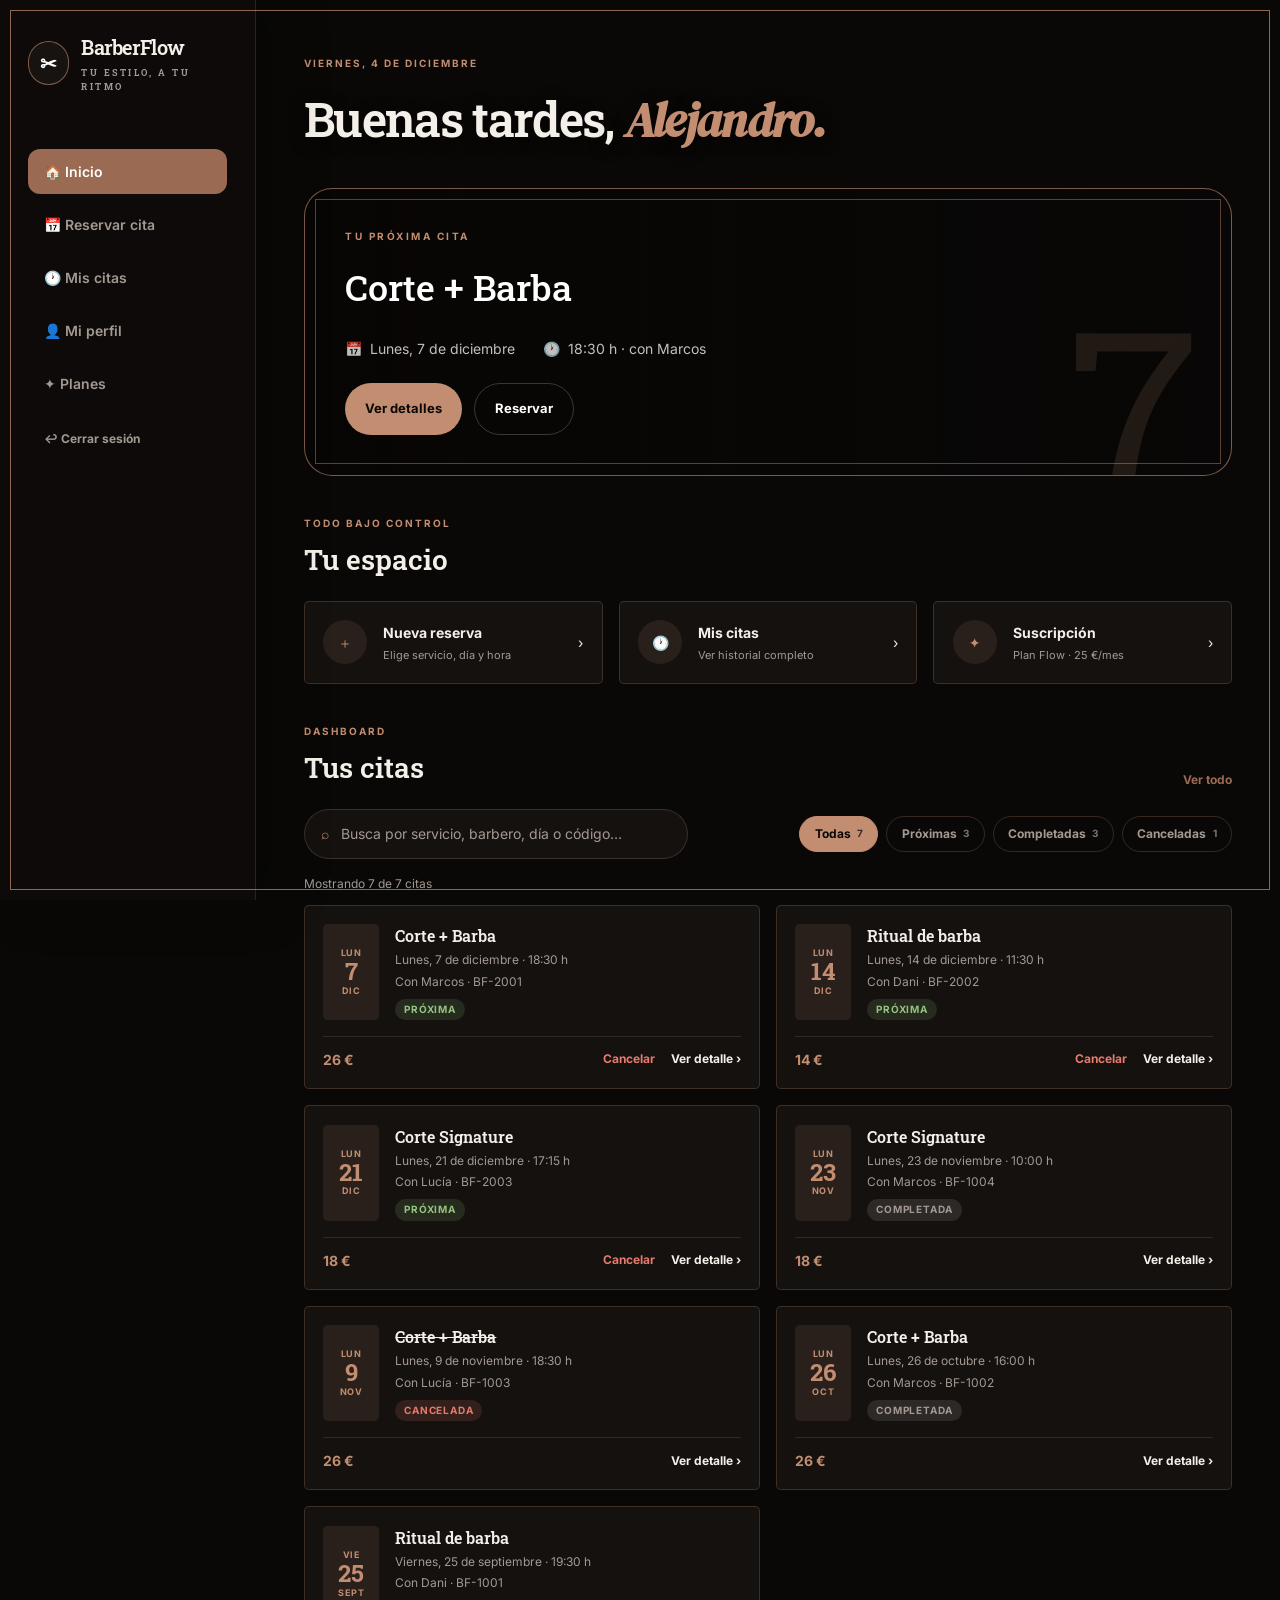
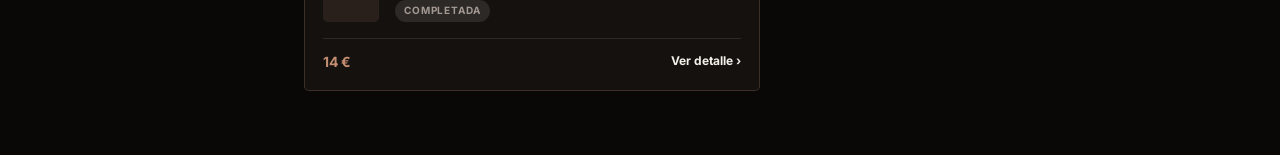
<file: index.html>
<!DOCTYPE html>
<html lang="es">
<head>
  <meta charset="UTF-8">
  <meta name="viewport" content="width=device-width, initial-scale=1.0">
  <title>Inicio · BarberFlow</title>
  <meta name="description" content="Tu panel de BarberFlow: próxima cita, accesos rápidos y buscador de todas tus citas.">
  <meta name="theme-color" content="#090807">
  <link rel="icon" href="favicon.svg" type="image/svg+xml">
  <link rel="preconnect" href="https://fonts.googleapis.com">
  <link rel="preconnect" href="https://fonts.gstatic.com" crossorigin>
  <link rel="stylesheet" href="https://fonts.googleapis.com/css2?family=DM+Serif+Display:ital@0;1&amp;family=Inter:wght@400;500;600;700&amp;family=Roboto+Slab:wght@500;600;700;800&amp;display=swap">
  <link rel="stylesheet" href="css/styles.css">
  <script src="js/mockData.js" defer></script>
  <script src="js/app.js" defer></script>
  <script src="js/pages/index.js" defer></script>
</head>
<body>
  <div class="app">
    <aside class="sidebar">
      <a href="index.html" class="brand">
        <span class="brand__icon" aria-hidden="true">✂</span>
        <span><span>BarberFlow</span><span class="brand__tag">Tu estilo, a tu ritmo</span></span>
      </a>
      <nav class="sidebar__nav" aria-label="Navegación principal">
        <a class="nav-link" href="index.html" aria-current="page">🏠 Inicio</a>
        <a class="nav-link" href="crear.html">📅 Reservar cita</a>
        <a class="nav-link" href="mis-citas.html">🕐 Mis citas</a>
        <a class="nav-link" href="perfil.html">👤 Mi perfil</a>
        <a class="nav-link" href="planes.html">✦ Planes</a>
      </nav>
      <button type="button" class="sidebar__logout" data-action="logout">↩ Cerrar sesión</button>
    </aside>

    <header class="mobile-header">
      <a href="index.html" class="brand"><span class="brand__icon" aria-hidden="true">✂</span><span>BarberFlow</span></a>
      <button type="button" class="menu-toggle" aria-expanded="false" aria-label="Abrir menú">
        <span class="menu-toggle__bar"></span><span class="menu-toggle__bar"></span><span class="menu-toggle__bar"></span>
      </button>
    </header>

    <main class="app-main">
      <div class="page-container">
        <header>
          <p class="eyebrow" id="fechaHoy">Hoy</p>
          <h1 class="page-title"><span id="saludo">Hola</span>, <em class="font-serif text-blue" id="userNameDisplay">Alejandro.</em></h1>
        </header>

        <section class="hero-card" aria-labelledby="heroTitle">
          <div class="hero-card__inner">
            <p class="hero-card__eyebrow">Tu próxima cita</p>
            <h2 class="hero-card__title" id="heroTitle">Sin citas próximas</h2>
            <div class="hero-card__meta">
              <span>📅 <span id="heroFecha">-</span></span>
              <span>🕐 <span id="heroHora">-</span></span>
            </div>
            <div class="hero-card__actions">
              <a href="detalle.html" class="btn btn--gold" id="heroDetalle">Ver detalles</a>
              <a href="crear.html" class="btn btn--ghost">Reservar</a>
            </div>
          </div>
          <span class="hero-monogram" id="heroMonogram" aria-hidden="true">✦</span>
        </section>

        <section class="section" aria-labelledby="tituloEspacio">
          <div class="section__header">
            <div>
              <p class="eyebrow">Todo bajo control</p>
              <h2 class="section__title" id="tituloEspacio">Tu espacio</h2>
            </div>
          </div>
          <div class="action-grid">
            <a class="action-card" href="crear.html">
              <span class="icon-bubble" aria-hidden="true">＋</span>
              <span class="action-card__body"><strong>Nueva reserva</strong><small>Elige servicio, día y hora</small></span>
              <span aria-hidden="true">›</span>
            </a>
            <a class="action-card" href="mis-citas.html">
              <span class="icon-bubble" aria-hidden="true">🕐</span>
              <span class="action-card__body"><strong>Mis citas</strong><small>Ver historial completo</small></span>
              <span aria-hidden="true">›</span>
            </a>
            <a class="action-card action-card--wide" href="planes.html">
              <span class="icon-bubble" aria-hidden="true">✦</span>
              <span class="action-card__body"><strong>Suscripción</strong><small id="planActual">Gestionar plan</small></span>
              <span aria-hidden="true">›</span>
            </a>
          </div>
        </section>

        <!-- DASHBOARD: tarjetas generadas desde js/mockData.js -->
        <section class="section" aria-labelledby="tituloCitas">
          <div class="section__header">
            <div>
              <p class="eyebrow">Dashboard</p>
              <h2 class="section__title" id="tituloCitas">Tus citas</h2>
            </div>
            <a href="mis-citas.html" class="section__link">Ver todo</a>
          </div>

          <div class="toolbar">
            <div class="search">
              <label for="buscarCitas" class="sr-only">Buscar citas</label>
              <span aria-hidden="true">⌕</span>
              <input type="search" id="buscarCitas" placeholder="Busca por servicio, barbero, día o código…" autocomplete="off">
            </div>
            <div class="chips" role="group" aria-label="Filtrar por estado">
              <button type="button" class="chip" data-filtro="todas" aria-pressed="true">Todas <span class="chip__count"></span></button>
              <button type="button" class="chip" data-filtro="confirmada" aria-pressed="false">Próximas <span class="chip__count"></span></button>
              <button type="button" class="chip" data-filtro="completada" aria-pressed="false">Completadas <span class="chip__count"></span></button>
              <button type="button" class="chip" data-filtro="cancelada" aria-pressed="false">Canceladas <span class="chip__count"></span></button>
            </div>
          </div>

          <p class="results-count" id="contadorCitas" aria-live="polite"></p>
          <div class="cita-grid" id="dashboardCitas"></div>

          <div class="empty-state" id="citasVacias" hidden>
            <strong>No hay citas que coincidan</strong>
            <p>Prueba con otra búsqueda o cambia el filtro.</p>
            <button type="button" class="btn btn--outline" id="limpiarFiltros">Limpiar filtros</button>
          </div>
        </section>
      </div>
    </main>

    <nav class="bottom-nav" aria-label="Navegación inferior">
      <a class="bottom-nav__link" href="index.html" aria-current="page"><span aria-hidden="true">🏠</span> Inicio</a>
      <a class="bottom-nav__link" href="crear.html"><span aria-hidden="true">📅</span> Reservar</a>
      <a class="bottom-nav__link" href="mis-citas.html"><span aria-hidden="true">🕐</span> Citas</a>
      <a class="bottom-nav__link" href="perfil.html"><span aria-hidden="true">👤</span> Perfil</a>
    </nav>
  </div>
</body>
</html>
</file>
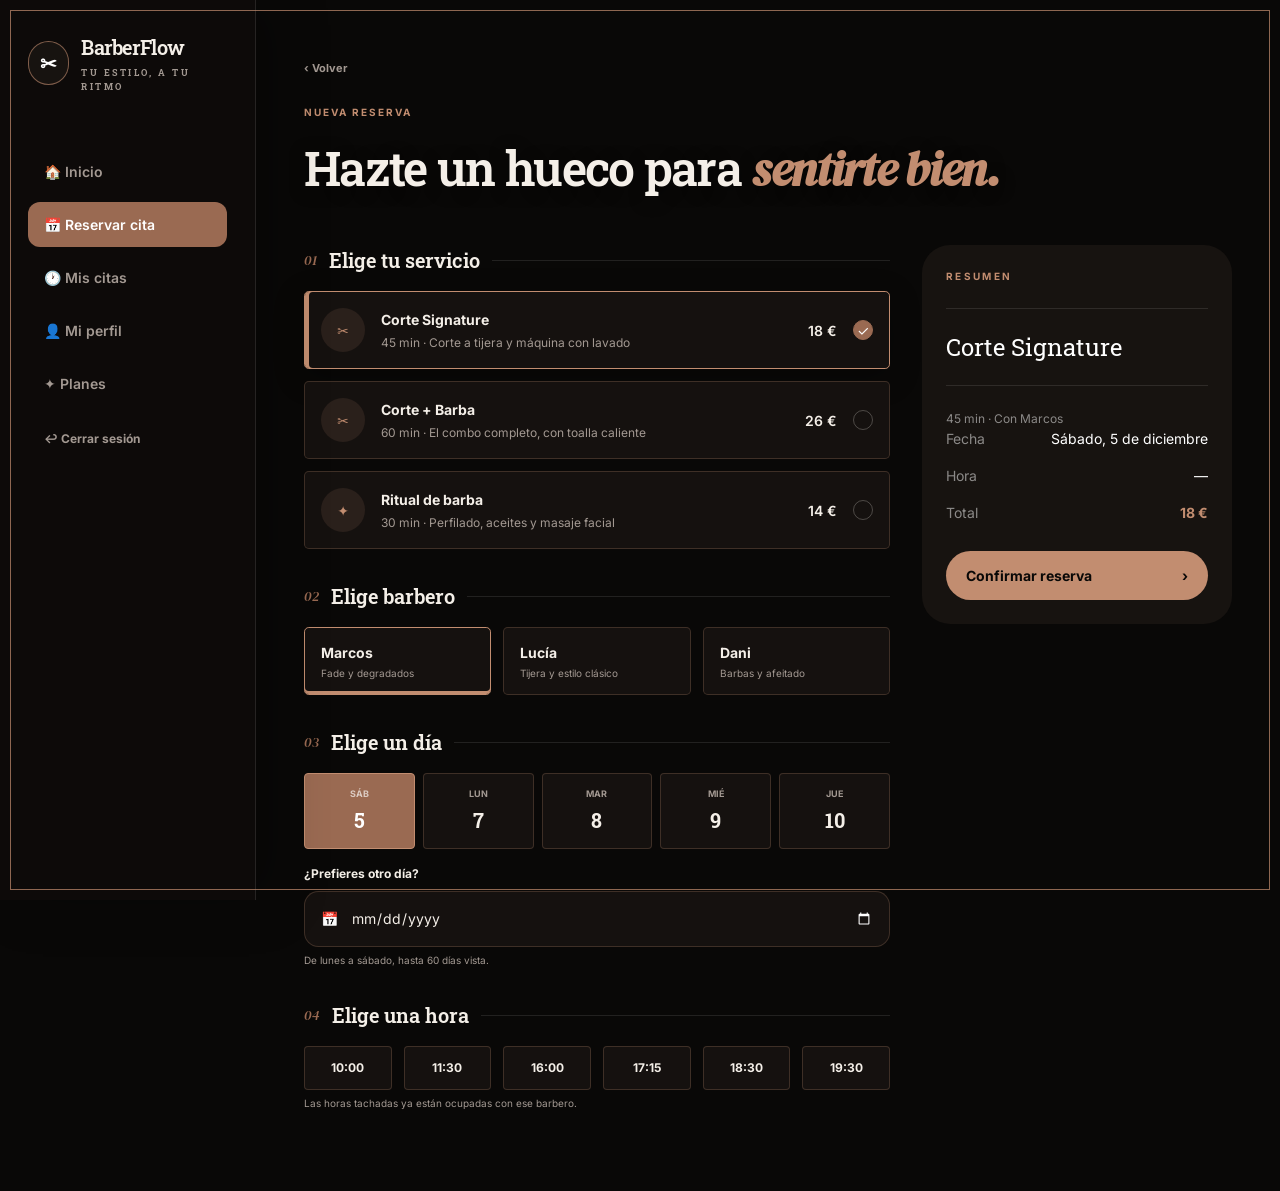
<file: crear.html>
<!DOCTYPE html>
<html lang="es">
<head>
  <meta charset="UTF-8">
  <meta name="viewport" content="width=device-width, initial-scale=1.0">
  <title>Nueva reserva · BarberFlow</title>
  <meta name="description" content="Reserva una cita en BarberFlow: elige servicio, barbero, día y hora.">
  <meta name="theme-color" content="#090807">
  <link rel="icon" href="favicon.svg" type="image/svg+xml">
  <link rel="preconnect" href="https://fonts.googleapis.com">
  <link rel="preconnect" href="https://fonts.gstatic.com" crossorigin>
  <link rel="stylesheet" href="https://fonts.googleapis.com/css2?family=DM+Serif+Display:ital@0;1&amp;family=Inter:wght@400;500;600;700&amp;family=Roboto+Slab:wght@500;600;700;800&amp;display=swap">
  <link rel="stylesheet" href="css/styles.css">
  <script src="js/mockData.js" defer></script>
  <script src="js/app.js" defer></script>
  <script src="js/validation.js" defer></script>
  <script src="js/pages/crear.js" defer></script>
</head>
<body>
  <div class="app">
    <aside class="sidebar">
      <a href="index.html" class="brand">
        <span class="brand__icon" aria-hidden="true">✂</span>
        <span><span>BarberFlow</span><span class="brand__tag">Tu estilo, a tu ritmo</span></span>
      </a>
      <nav class="sidebar__nav" aria-label="Navegación principal">
        <a class="nav-link" href="index.html">🏠 Inicio</a>
        <a class="nav-link" href="crear.html" aria-current="page">📅 Reservar cita</a>
        <a class="nav-link" href="mis-citas.html">🕐 Mis citas</a>
        <a class="nav-link" href="perfil.html">👤 Mi perfil</a>
        <a class="nav-link" href="planes.html">✦ Planes</a>
      </nav>
      <button type="button" class="sidebar__logout" data-action="logout">↩ Cerrar sesión</button>
    </aside>

    <header class="mobile-header">
      <a href="index.html" class="brand"><span class="brand__icon" aria-hidden="true">✂</span><span>BarberFlow</span></a>
      <button type="button" class="menu-toggle" aria-expanded="false" aria-label="Abrir menú">
        <span class="menu-toggle__bar"></span><span class="menu-toggle__bar"></span><span class="menu-toggle__bar"></span>
      </button>
    </header>

    <main class="app-main">
      <div class="page-container">
        <a class="back-link" href="index.html">‹ Volver</a>
        <header class="page-intro">
          <p class="eyebrow">Nueva reserva</p>
          <h1 class="page-title">Hazte un hueco para <em class="font-serif text-blue">sentirte bien.</em></h1>
        </header>

        <form id="reservaForm" action="detalle.html" method="get" class="booking-layout">
          <div>
            <section class="booking-step" aria-labelledby="paso1">
              <div class="step-title"><span class="step-title__num">01</span><h2 id="paso1">Elige tu servicio</h2><span class="step-title__line"></span></div>
              <div id="listaServicios" role="radiogroup" aria-labelledby="paso1"></div>
            </section>

            <section class="booking-step" aria-labelledby="paso2">
              <div class="step-title"><span class="step-title__num">02</span><h2 id="paso2">Elige barbero</h2><span class="step-title__line"></span></div>
              <div class="barber-grid" id="listaBarberos" role="radiogroup" aria-labelledby="paso2"></div>
            </section>

            <section class="booking-step" aria-labelledby="paso3">
              <div class="step-title"><span class="step-title__num">03</span><h2 id="paso3">Elige un día</h2><span class="step-title__line"></span></div>
              <div class="date-grid" id="listaFechas" role="radiogroup" aria-labelledby="paso3"></div>
              <div class="form-field otra-fecha">
                <label class="form-label" for="otraFecha">¿Prefieres otro día?</label>
                <span class="field-wrap">
                  <span aria-hidden="true">📅</span>
                  <input type="date" id="otraFecha" name="otraFecha">
                </span>
                <p class="field-hint">De lunes a sábado, hasta 60 días vista.</p>
              </div>
            </section>

            <section class="booking-step" aria-labelledby="paso4">
              <div class="step-title"><span class="step-title__num">04</span><h2 id="paso4">Elige una hora</h2><span class="step-title__line"></span></div>
              <div class="form-field" id="campoHora">
                <div class="time-grid" id="listaHoras" role="radiogroup" aria-labelledby="paso4"></div>
                <p class="field-hint">Las horas tachadas ya están ocupadas con ese barbero.</p>
              </div>
            </section>
          </div>

          <aside class="summary" aria-labelledby="resumenTitulo">
            <p class="summary__eyebrow" id="resumenTitulo">Resumen</p>
            <div>
              <p class="summary__title" id="summaryTitle">—</p>
              <p class="summary__subtitle" id="summarySubtitle">—</p>
            </div>
            <div class="summary__rows">
              <div class="summary__row"><span>Fecha</span><span id="summaryFecha">—</span></div>
              <div class="summary__row"><span>Hora</span><span id="summaryHora">—</span></div>
              <div class="summary__row"><span>Total</span><span class="gold" id="summaryPrecio">—</span></div>
            </div>
            <button type="submit" class="summary__cta">Confirmar reserva <span aria-hidden="true">›</span></button>
          </aside>
        </form>
      </div>
    </main>
  </div>
</body>
</html>
</file>
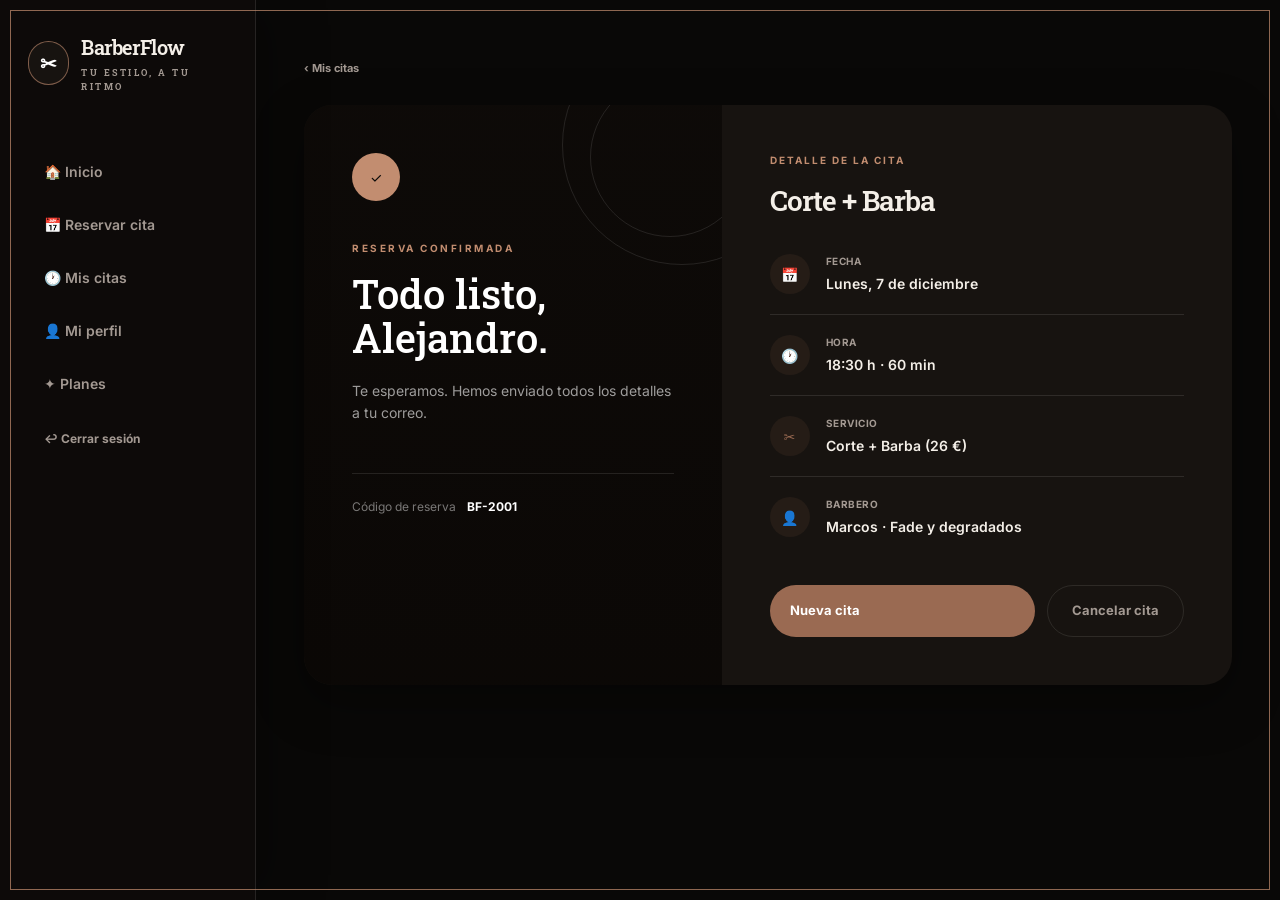
<file: detalle.html>
<!DOCTYPE html>
<html lang="es">
<head>
  <meta charset="UTF-8">
  <meta name="viewport" content="width=device-width, initial-scale=1.0">
  <title>Mi cita · BarberFlow</title>
  <meta name="description" content="Detalle de tu reserva en BarberFlow: fecha, hora, servicio y barbero.">
  <meta name="theme-color" content="#090807">
  <link rel="icon" href="favicon.svg" type="image/svg+xml">
  <link rel="preconnect" href="https://fonts.googleapis.com">
  <link rel="preconnect" href="https://fonts.gstatic.com" crossorigin>
  <link rel="stylesheet" href="https://fonts.googleapis.com/css2?family=DM+Serif+Display:ital@0;1&amp;family=Inter:wght@400;500;600;700&amp;family=Roboto+Slab:wght@500;600;700;800&amp;display=swap">
  <link rel="stylesheet" href="css/styles.css">
  <script src="js/mockData.js" defer></script>
  <script src="js/app.js" defer></script>
  <script src="js/pages/detalle.js" defer></script>
</head>
<body>
  <div class="app">
    <aside class="sidebar">
      <a href="index.html" class="brand">
        <span class="brand__icon" aria-hidden="true">✂</span>
        <span><span>BarberFlow</span><span class="brand__tag">Tu estilo, a tu ritmo</span></span>
      </a>
      <nav class="sidebar__nav" aria-label="Navegación principal">
        <a class="nav-link" href="index.html">🏠 Inicio</a>
        <a class="nav-link" href="crear.html">📅 Reservar cita</a>
        <a class="nav-link" href="mis-citas.html">🕐 Mis citas</a>
        <a class="nav-link" href="perfil.html">👤 Mi perfil</a>
        <a class="nav-link" href="planes.html">✦ Planes</a>
      </nav>
      <button type="button" class="sidebar__logout" data-action="logout">↩ Cerrar sesión</button>
    </aside>

    <header class="mobile-header">
      <a href="index.html" class="brand"><span class="brand__icon" aria-hidden="true">✂</span><span>BarberFlow</span></a>
      <button type="button" class="menu-toggle" aria-expanded="false" aria-label="Abrir menú">
        <span class="menu-toggle__bar"></span><span class="menu-toggle__bar"></span><span class="menu-toggle__bar"></span>
      </button>
    </header>

    <main class="app-main">
      <div class="page-container">
        <a class="back-link" href="mis-citas.html">‹ Mis citas</a>

        <article class="detail-card" aria-labelledby="detalle-title">
          <section class="detail-card__hero">
            <div class="circle circle--a"></div><div class="circle circle--b"></div>
            <span class="detail-card__check" id="detailIcon" aria-hidden="true">✓</span>
            <p class="detail-card__eyebrow" id="detailEstado">Reserva confirmada</p>
            <h1 id="detalle-title" class="detail-card__title"><span id="detailSaludo">Todo listo</span>,<br><span id="detailName">Alejandro</span>.</h1>
            <p class="detail-card__text" id="detailTexto">Te esperamos. Hemos enviado todos los detalles a tu correo.</p>
            <div class="detail-card__code">Código de reserva <strong id="detailCode">BF-0000</strong></div>
          </section>

          <section class="detail-card__body" aria-labelledby="detailTitleH2">
            <p class="eyebrow">Detalle de la cita</p>
            <h2 id="detailTitleH2" class="font-display detail-card__service">Cargando…</h2>

            <div class="detail-rows">
              <div class="detail-row">
                <span class="detail-row__icon" aria-hidden="true">📅</span>
                <div><p class="detail-row__label">Fecha</p><p class="detail-row__value" id="detailFecha">-</p></div>
              </div>
              <div class="detail-row">
                <span class="detail-row__icon" aria-hidden="true">🕐</span>
                <div><p class="detail-row__label">Hora</p><p class="detail-row__value" id="detailHora">-</p></div>
              </div>
              <div class="detail-row">
                <span class="detail-row__icon" aria-hidden="true">✂</span>
                <div><p class="detail-row__label">Servicio</p><p class="detail-row__value" id="detailServicio">-</p></div>
              </div>
              <div class="detail-row">
                <span class="detail-row__icon" aria-hidden="true">👤</span>
                <div><p class="detail-row__label">Barbero</p><p class="detail-row__value" id="detailBarbero">-</p></div>
              </div>
            </div>

            <div class="detail-actions">
              <a href="crear.html" class="btn btn--primary">Nueva cita</a>
              <button type="button" id="cancelarBtn" class="btn btn--outline">Cancelar cita</button>
            </div>
          </section>
        </article>
      </div>
    </main>
  </div>
</body>
</html>
</file>
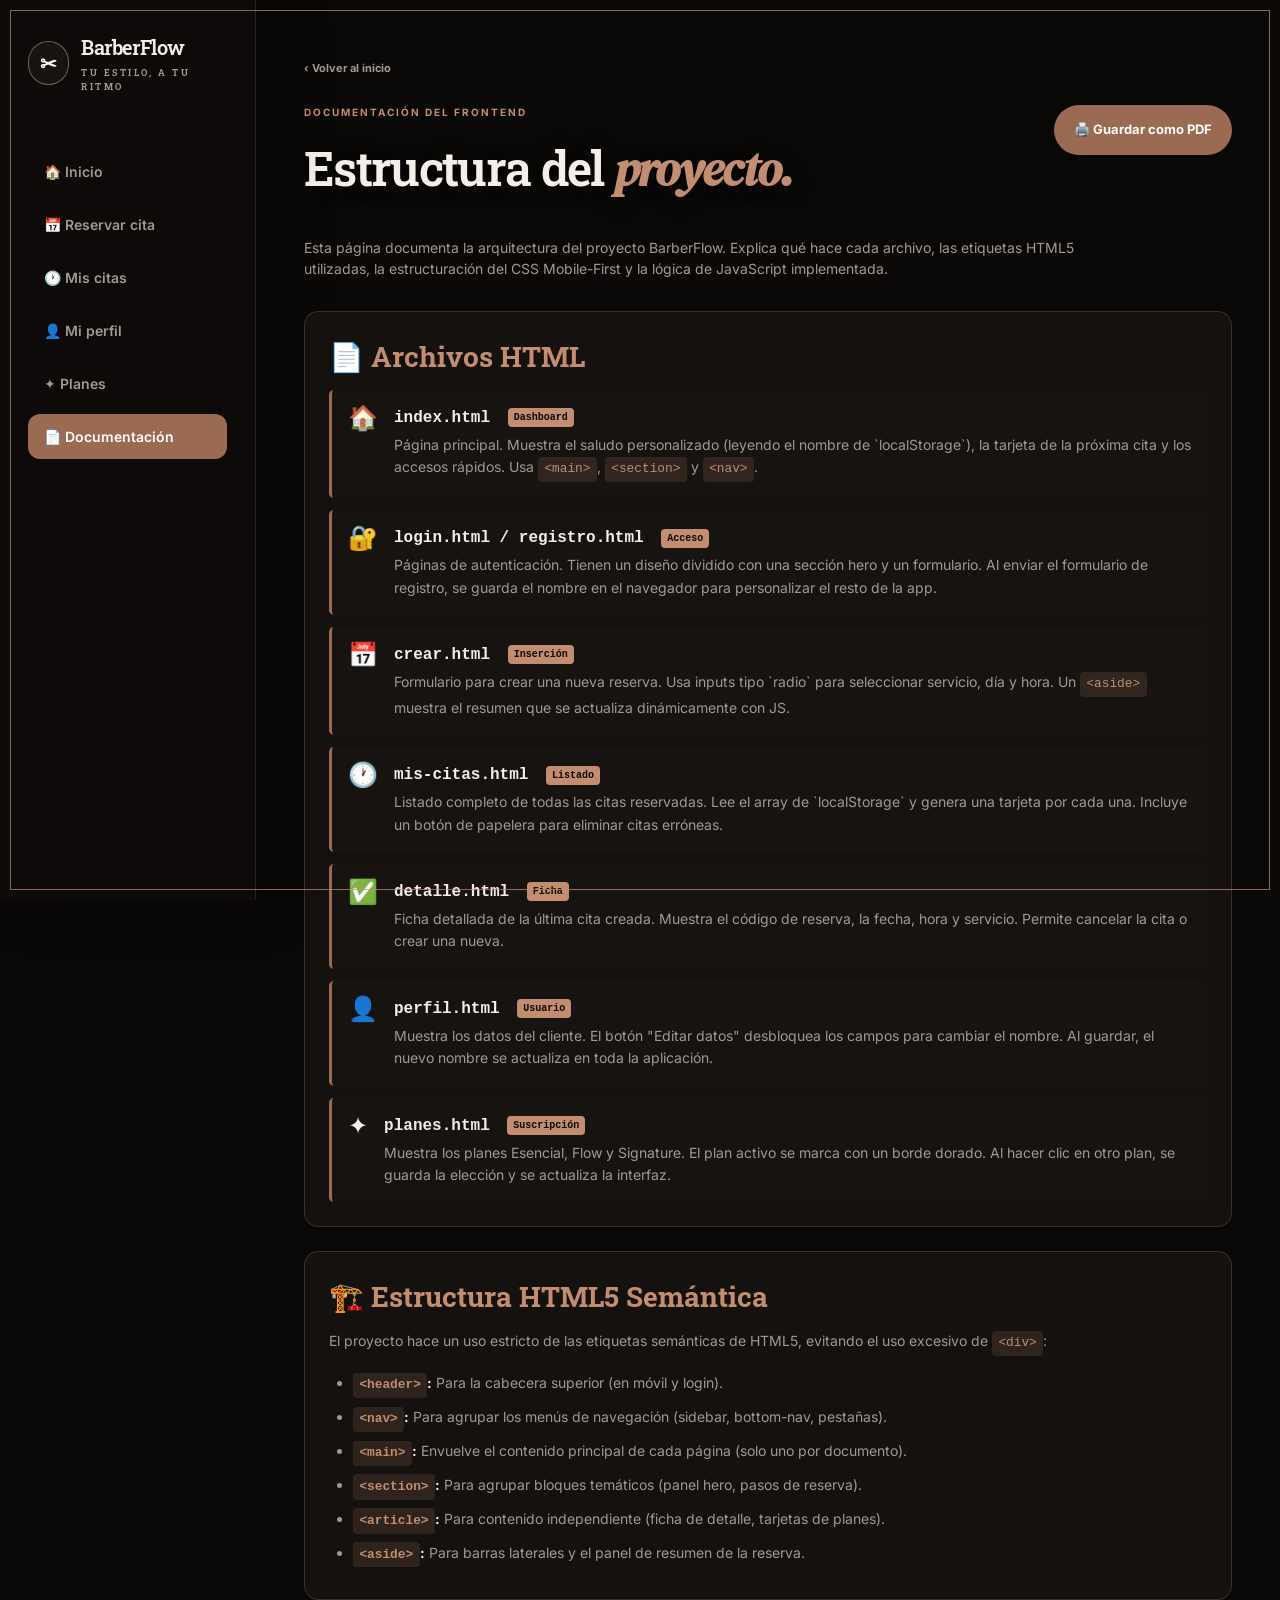
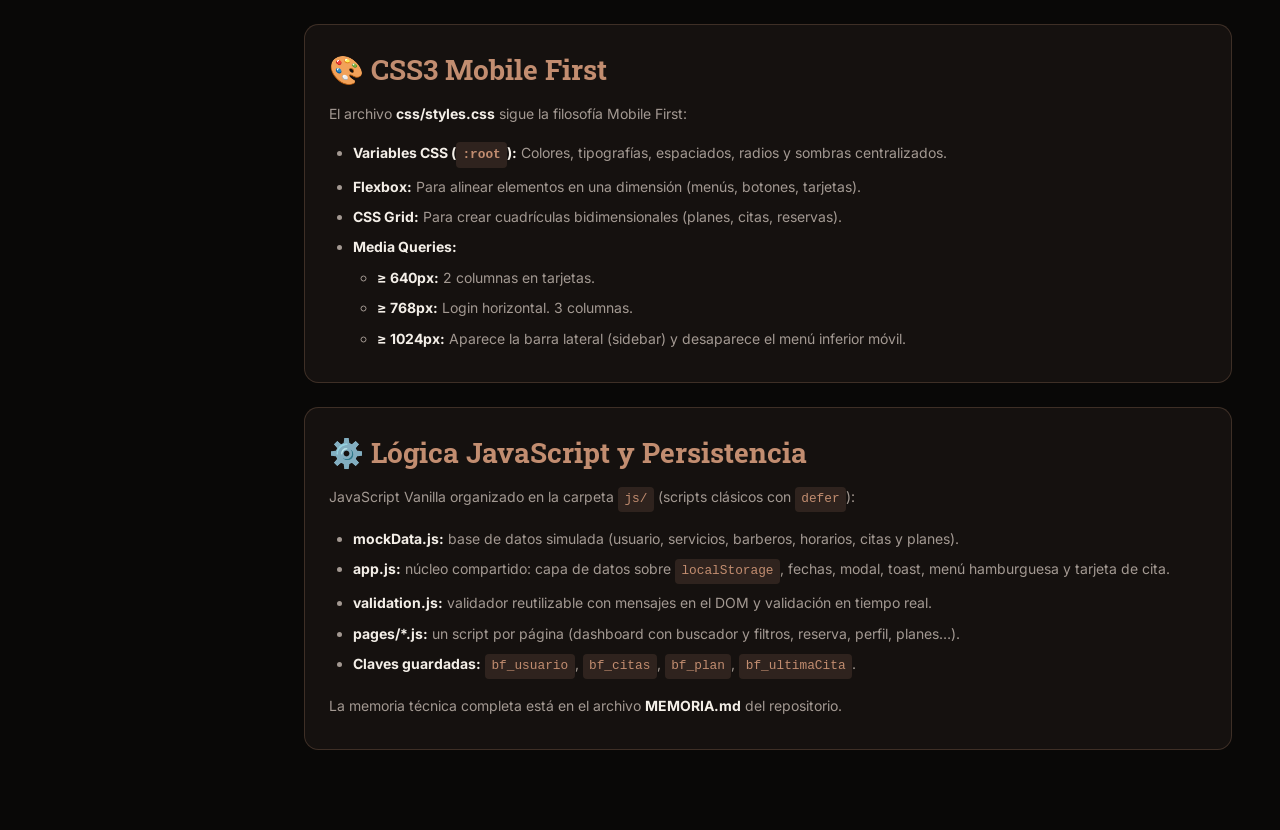
<file: documentacion.html>
<!DOCTYPE html>
<html lang="es">
<head>
  <meta charset="UTF-8">
  <meta name="viewport" content="width=device-width, initial-scale=1.0">
  <title>Documentación del Proyecto · BarberFlow</title>
  <meta name="description" content="Documentación técnica del frontend de BarberFlow.">
  <meta name="theme-color" content="#090807">
  <link rel="icon" href="favicon.svg" type="image/svg+xml">
  <link rel="preconnect" href="https://fonts.googleapis.com">
  <link rel="preconnect" href="https://fonts.gstatic.com" crossorigin>
  <link rel="stylesheet" href="https://fonts.googleapis.com/css2?family=DM+Serif+Display:ital@0;1&amp;family=Inter:wght@400;500;600;700&amp;family=Roboto+Slab:wght@500;600;700;800&amp;display=swap">
  <link rel="stylesheet" href="css/styles.css">
  <script src="js/mockData.js" defer></script>
  <script src="js/app.js" defer></script>
  
  <style>
    /* =========================================
       ESTILOS PARA LA PÁGINA WEB (PANTALLA)
       ========================================= */
    .doc-section {
      background: var(--surface);
      border: 1px solid var(--border);
      border-radius: var(--r-md);
      padding: var(--sp-5);
      margin-bottom: var(--sp-5);
    }
    .doc-section h2 {
      font-family: var(--font-display);
      font-size: var(--fs-xl);
      color: var(--gold);
      margin-bottom: var(--sp-3);
    }
    .doc-section h3 {
      font-family: var(--font-display);
      font-size: var(--fs-lg);
      margin-top: var(--sp-4);
      margin-bottom: var(--sp-2);
      color: var(--ink);
      border-bottom: 1px solid var(--white-10);
      padding-bottom: 0.25rem;
    }
    .doc-section p, .doc-section li {
      font-size: var(--fs-base);
      color: var(--muted);
      line-height: 1.6;
      margin-bottom: 0.5rem;
    }
    .doc-section strong { color: var(--ink); }
    .doc-tag {
      display: inline-block;
      background: rgba(194, 141, 112, 0.15);
      color: var(--gold);
      padding: 0.15rem 0.4rem;
      border-radius: 0.25rem;
      font-family: monospace;
      font-size: 0.8rem;
    }
    .file-list { display: flex; flex-direction: column; gap: var(--sp-3); }
    .file-item {
      display: flex;
      align-items: flex-start;
      gap: 1rem;
      padding: 1rem;
      background: var(--surface-2);
      border-radius: var(--r-sm);
      border-left: 3px solid var(--blue);
    }
    .file-icon { font-size: 1.5rem; line-height: 1; }
    .file-info h4 { color: var(--ink); font-family: monospace; font-size: var(--fs-md); margin-bottom: 0.25rem; }
    .file-info p { margin-bottom: 0; }
    .code-badge {
      display: inline-block;
      background: var(--gold);
      color: var(--cream);
      font-size: 10px;
      font-weight: 700;
      padding: 2px 6px;
      border-radius: 4px;
      margin-left: 0.5rem;
      vertical-align: middle;
    }

    /* =========================================
       ESTILOS EXCLUSIVOS PARA IMPRIMIR EN PDF
       (Aquí está la magia para que no salga mal)
       ========================================= */
    @media print {
      /* 1. Ocultar menús, botones y adornos de la web */
      .sidebar, .mobile-header, .bottom-nav, .back-link, .btn-print, body::after { 
        display: none !important; 
      }
      
      /* 2. Resetear márgenes y fondos para que parezca un documento */
      body, .app, .app-main, .page-container { 
        background: #ffffff !important; 
        color: #000000 !important; 
        margin: 0 !important; 
        padding: 0 !important; 
        box-shadow: none !important;
        border: none !important;
      }

      /* 3. Estilo de las secciones en papel */
      .doc-section { 
        border: 1px solid #ddd !important; 
        background: #ffffff !important; 
        page-break-inside: avoid; /* Evita que una sección se parta entre dos páginas */
        margin-bottom: 20px !important;
        box-shadow: none !important;
      }
      
      .file-item { 
        background: #f8f8f8 !important; 
        border-left: 3px solid #333 !important; 
        page-break-inside: avoid;
      }

      /* 4. Colores del texto para papel */
      h1, h2, h3, h4, strong { color: #000000 !important; text-shadow: none !important; }
      p, li, span, em { color: #333333 !important; }
      
      /* 5. Etiquetas de código en papel */
      .doc-tag { background: #eeeeee !important; color: #000000 !important; border: 1px solid #cccccc; }
      .code-badge { background: #000000 !important; color: #ffffff !important; }
      
      /* 6. Ajuste del título principal */
      .page-title { font-size: 28pt !important; margin-bottom: 10px !important; }
      .eyebrow { color: #555 !important; font-size: 10pt !important; margin-bottom: 5px !important; }
    }
  </style>
</head>
<body>
  <div class="app">
    <aside class="sidebar">
      <a href="index.html" class="brand">
        <span class="brand__icon">✂</span>
        <span><span>BarberFlow</span><span class="brand__tag">Tu estilo, a tu ritmo</span></span>
      </a>
      <nav class="sidebar__nav">
        <a class="nav-link" href="index.html">🏠 Inicio</a>
        <a class="nav-link" href="crear.html">📅 Reservar cita</a>
        <a class="nav-link" href="mis-citas.html">🕐 Mis citas</a>
        <a class="nav-link" href="perfil.html">👤 Mi perfil</a>
        <a class="nav-link" href="planes.html">✦ Planes</a>
        <a class="nav-link" href="documentacion.html" aria-current="page">📄 Documentación</a>
      </nav>
    </aside>

    <header class="mobile-header">
      <a href="index.html" class="brand"><span class="brand__icon" aria-hidden="true">✂</span><span>BarberFlow</span></a>
      <button type="button" class="menu-toggle" aria-expanded="false" aria-label="Abrir menú">
        <span class="menu-toggle__bar"></span><span class="menu-toggle__bar"></span><span class="menu-toggle__bar"></span>
      </button>
    </header>

    <main class="app-main">
      <div class="page-container">
        <a class="back-link" href="index.html">‹ Volver al inicio</a>

        <header style="margin-top:1.75rem; margin-bottom: 2rem; display: flex; justify-content: space-between; align-items: flex-start; flex-wrap: wrap; gap: 1rem;">
          <div>
            <p class="eyebrow">Documentación del frontend</p>
            <h1 class="page-title">Estructura del <em class="font-serif text-gold">proyecto.</em></h1>
          </div>
          <button type="button" class="btn btn--primary btn-print" id="imprimirBtn" style="gap: 0.5rem;">
            🖨️ Guardar como PDF
          </button>
        </header>

        <p style="color: var(--muted); margin-bottom: 2rem; max-width: 800px;">
          Esta página documenta la arquitectura del proyecto BarberFlow. Explica qué hace cada archivo, las etiquetas HTML5 utilizadas, la estructuración del CSS Mobile-First y la lógica de JavaScript implementada.
        </p>

        <section class="doc-section">
          <h2>📄 Archivos HTML</h2>
          <div class="file-list">
            
            <div class="file-item">
              <div class="file-icon">🏠</div>
              <div class="file-info">
                <h4>index.html <span class="code-badge">Dashboard</span></h4>
                <p>Página principal. Muestra el saludo personalizado (leyendo el nombre de `localStorage`), la tarjeta de la próxima cita y los accesos rápidos. Usa <span class="doc-tag">&lt;main&gt;</span>, <span class="doc-tag">&lt;section&gt;</span> y <span class="doc-tag">&lt;nav&gt;</span>.</p>
              </div>
            </div>

            <div class="file-item">
              <div class="file-icon">🔐</div>
              <div class="file-info">
                <h4>login.html / registro.html <span class="code-badge">Acceso</span></h4>
                <p>Páginas de autenticación. Tienen un diseño dividido con una sección hero y un formulario. Al enviar el formulario de registro, se guarda el nombre en el navegador para personalizar el resto de la app.</p>
              </div>
            </div>

            <div class="file-item">
              <div class="file-icon">📅</div>
              <div class="file-info">
                <h4>crear.html <span class="code-badge">Inserción</span></h4>
                <p>Formulario para crear una nueva reserva. Usa inputs tipo `radio` para seleccionar servicio, día y hora. Un <span class="doc-tag">&lt;aside&gt;</span> muestra el resumen que se actualiza dinámicamente con JS.</p>
              </div>
            </div>

            <div class="file-item">
              <div class="file-icon">🕐</div>
              <div class="file-info">
                <h4>mis-citas.html <span class="code-badge">Listado</span></h4>
                <p>Listado completo de todas las citas reservadas. Lee el array de `localStorage` y genera una tarjeta por cada una. Incluye un botón de papelera para eliminar citas erróneas.</p>
              </div>
            </div>

            <div class="file-item">
              <div class="file-icon">✅</div>
              <div class="file-info">
                <h4>detalle.html <span class="code-badge">Ficha</span></h4>
                <p>Ficha detallada de la última cita creada. Muestra el código de reserva, la fecha, hora y servicio. Permite cancelar la cita o crear una nueva.</p>
              </div>
            </div>

            <div class="file-item">
              <div class="file-icon">👤</div>
              <div class="file-info">
                <h4>perfil.html <span class="code-badge">Usuario</span></h4>
                <p>Muestra los datos del cliente. El botón "Editar datos" desbloquea los campos para cambiar el nombre. Al guardar, el nuevo nombre se actualiza en toda la aplicación.</p>
              </div>
            </div>

            <div class="file-item">
              <div class="file-icon">✦</div>
              <div class="file-info">
                <h4>planes.html <span class="code-badge">Suscripción</span></h4>
                <p>Muestra los planes Esencial, Flow y Signature. El plan activo se marca con un borde dorado. Al hacer clic en otro plan, se guarda la elección y se actualiza la interfaz.</p>
              </div>
            </div>

          </div>
        </section>

        <section class="doc-section">
          <h2>🏗️ Estructura HTML5 Semántica</h2>
          <p>El proyecto hace un uso estricto de las etiquetas semánticas de HTML5, evitando el uso excesivo de <span class="doc-tag">&lt;div&gt;</span>:</p>
          <ul style="padding-left: 1.5rem; margin-top: 1rem; list-style-type: disc;">
            <li><strong><span class="doc-tag">&lt;header&gt;</span>:</strong> Para la cabecera superior (en móvil y login).</li>
            <li><strong><span class="doc-tag">&lt;nav&gt;</span>:</strong> Para agrupar los menús de navegación (sidebar, bottom-nav, pestañas).</li>
            <li><strong><span class="doc-tag">&lt;main&gt;</span>:</strong> Envuelve el contenido principal de cada página (solo uno por documento).</li>
            <li><strong><span class="doc-tag">&lt;section&gt;</span>:</strong> Para agrupar bloques temáticos (panel hero, pasos de reserva).</li>
            <li><strong><span class="doc-tag">&lt;article&gt;</span>:</strong> Para contenido independiente (ficha de detalle, tarjetas de planes).</li>
            <li><strong><span class="doc-tag">&lt;aside&gt;</span>:</strong> Para barras laterales y el panel de resumen de la reserva.</li>
          </ul>
        </section>

        <section class="doc-section">
          <h2>🎨 CSS3 Mobile First</h2>
          <p>El archivo <strong>css/styles.css</strong> sigue la filosofía Mobile First:</p>
          <ul style="padding-left: 1.5rem; margin-top: 1rem; list-style-type: disc;">
            <li><strong>Variables CSS (<span class="doc-tag">:root</span>):</strong> Colores, tipografías, espaciados, radios y sombras centralizados.</li>
            <li><strong>Flexbox:</strong> Para alinear elementos en una dimensión (menús, botones, tarjetas).</li>
            <li><strong>CSS Grid:</strong> Para crear cuadrículas bidimensionales (planes, citas, reservas).</li>
            <li><strong>Media Queries:</strong>
              <ul style="padding-left: 1.5rem; margin-top: 0.5rem; list-style-type: circle;">
                <li><strong>≥ 640px:</strong> 2 columnas en tarjetas.</li>
                <li><strong>≥ 768px:</strong> Login horizontal. 3 columnas.</li>
                <li><strong>≥ 1024px:</strong> Aparece la barra lateral (sidebar) y desaparece el menú inferior móvil.</li>
              </ul>
            </li>
          </ul>
        </section>

        <section class="doc-section">
          <h2>⚙️ Lógica JavaScript y Persistencia</h2>
          <p>JavaScript Vanilla organizado en la carpeta <span class="doc-tag">js/</span> (scripts clásicos con <span class="doc-tag">defer</span>):</p>
          <ul style="padding-left: 1.5rem; margin-top: 1rem; list-style-type: disc;">
            <li><strong>mockData.js:</strong> base de datos simulada (usuario, servicios, barberos, horarios, citas y planes).</li>
            <li><strong>app.js:</strong> núcleo compartido: capa de datos sobre <span class="doc-tag">localStorage</span>, fechas, modal, toast, menú hamburguesa y tarjeta de cita.</li>
            <li><strong>validation.js:</strong> validador reutilizable con mensajes en el DOM y validación en tiempo real.</li>
            <li><strong>pages/*.js:</strong> un script por página (dashboard con buscador y filtros, reserva, perfil, planes…).</li>
            <li><strong>Claves guardadas:</strong> <span class="doc-tag">bf_usuario</span>, <span class="doc-tag">bf_citas</span>, <span class="doc-tag">bf_plan</span>, <span class="doc-tag">bf_ultimaCita</span>.</li>
          </ul>
          <p style="margin-top: 1rem;">La memoria técnica completa está en el archivo <strong>MEMORIA.md</strong> del repositorio.</p>
        </section>

      </div>
    </main>

    <nav class="bottom-nav">
      <a class="bottom-nav__link" href="index.html"><span>🏠</span> Inicio</a>
      <a class="bottom-nav__link" href="crear.html"><span>📅</span> Reservar</a>
      <a class="bottom-nav__link" href="mis-citas.html"><span>🕐</span> Citas</a>
      <a class="bottom-nav__link" href="documentacion.html" aria-current="page"><span>📄</span> Info</a>
    </nav>
  </div>

  <script>document.getElementById("imprimirBtn").addEventListener("click", () => window.print());</script>
</body>
</html>
</file>
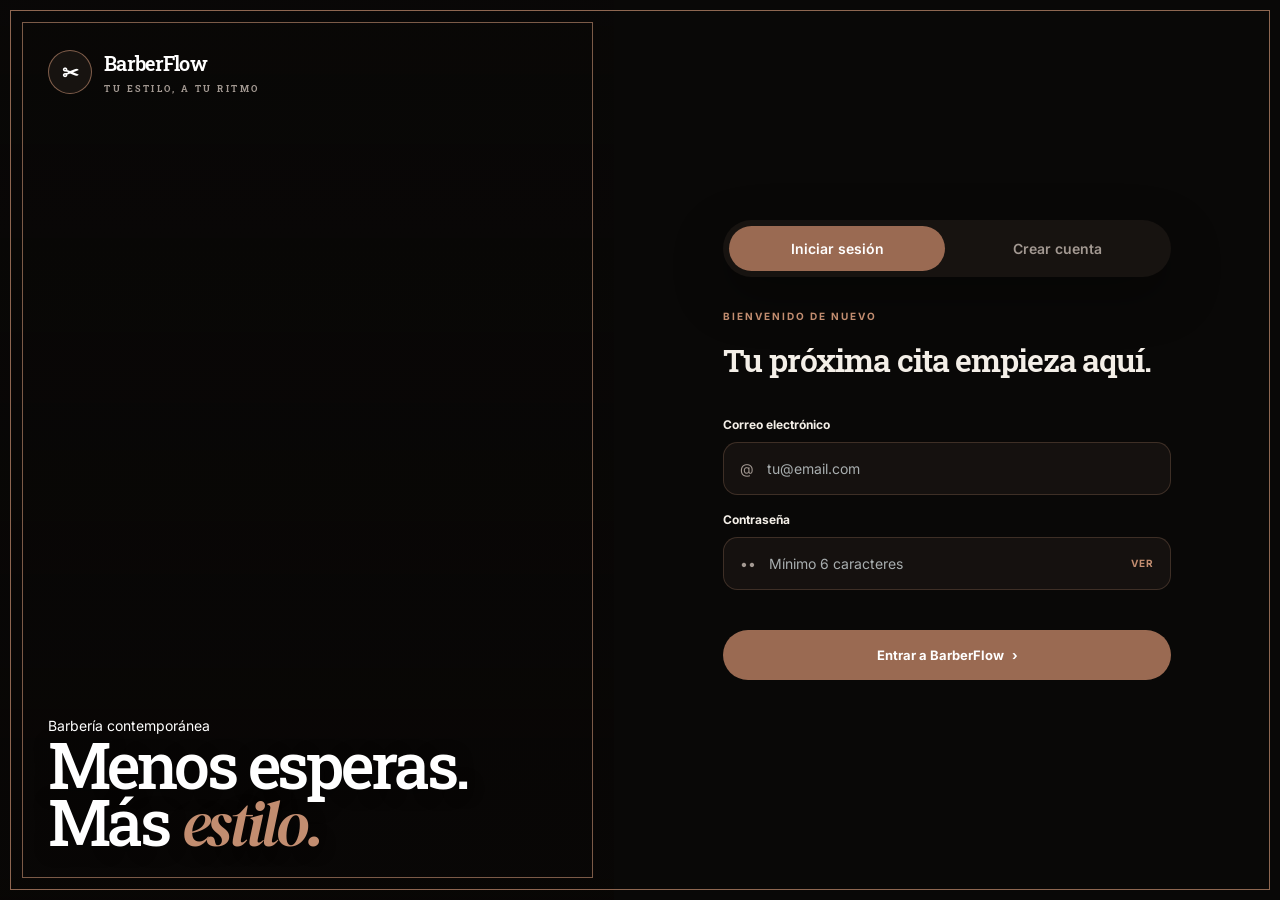
<file: login.html>
<!DOCTYPE html>
<html lang="es">
<head>
  <meta charset="UTF-8">
  <meta name="viewport" content="width=device-width, initial-scale=1.0">
  <title>Acceso · BarberFlow</title>
  <meta name="description" content="Inicia sesión en BarberFlow para reservar y gestionar tus citas en la barbería.">
  <meta name="theme-color" content="#090807">
  <link rel="icon" href="favicon.svg" type="image/svg+xml">
  <link rel="preconnect" href="https://fonts.googleapis.com">
  <link rel="preconnect" href="https://fonts.gstatic.com" crossorigin>
  <link rel="stylesheet" href="https://fonts.googleapis.com/css2?family=DM+Serif+Display:ital@0;1&amp;family=Inter:wght@400;500;600;700&amp;family=Roboto+Slab:wght@500;600;700;800&amp;display=swap">
  <link rel="stylesheet" href="css/styles.css">
  <script src="js/mockData.js" defer></script>
  <script src="js/app.js" defer></script>
  <script src="js/validation.js" defer></script>
  <script src="js/pages/login.js" defer></script>
</head>
<body>
  <main class="auth-shell">
    <section class="auth-hero">
      <a href="index.html" class="brand auth-hero__brand">
        <span class="brand__icon" aria-hidden="true">✂</span>
        <span><span>BarberFlow</span><span class="brand__tag">Tu estilo, a tu ritmo</span></span>
      </a>
      <div class="auth-hero__content">
        <p class="auth-hero__kicker">Barbería contemporánea</p>
        <h1 class="auth-hero__title">Menos esperas.<br>Más <em>estilo.</em></h1>
      </div>
    </section>

    <section class="auth-form">
      <div class="auth-form__inner">
        <nav class="form-tabs" aria-label="Modo de acceso">
          <a href="login.html" aria-current="page">Iniciar sesión</a>
          <a href="registro.html">Crear cuenta</a>
        </nav>

        <p class="eyebrow">Bienvenido de nuevo</p>
        <h2 class="form-title">Tu próxima cita empieza aquí.</h2>

        <form id="loginForm" class="auth-form__form" action="index.html" method="get">
          <div class="form-field">
            <label class="form-label" for="email">Correo electrónico</label>
            <span class="field-wrap">
              <span aria-hidden="true">@</span>
              <input id="email" name="email" type="email" placeholder="tu@email.com" autocomplete="email">
            </span>
          </div>
          <div class="form-field">
            <label class="form-label" for="password">Contraseña</label>
            <span class="field-wrap">
              <span aria-hidden="true">••</span>
              <input id="password" name="password" type="password" placeholder="Mínimo 6 caracteres" autocomplete="current-password">
              <button type="button" class="field-wrap__toggle" data-toggle-password="password" aria-pressed="false" aria-label="Mostrar contraseña">Ver</button>
            </span>
          </div>
          <button type="submit" class="btn btn--primary btn--block auth-form__submit">
            Entrar a BarberFlow <span aria-hidden="true">›</span>
          </button>
        </form>
      </div>
    </section>
  </main>
</body>
</html>
</file>
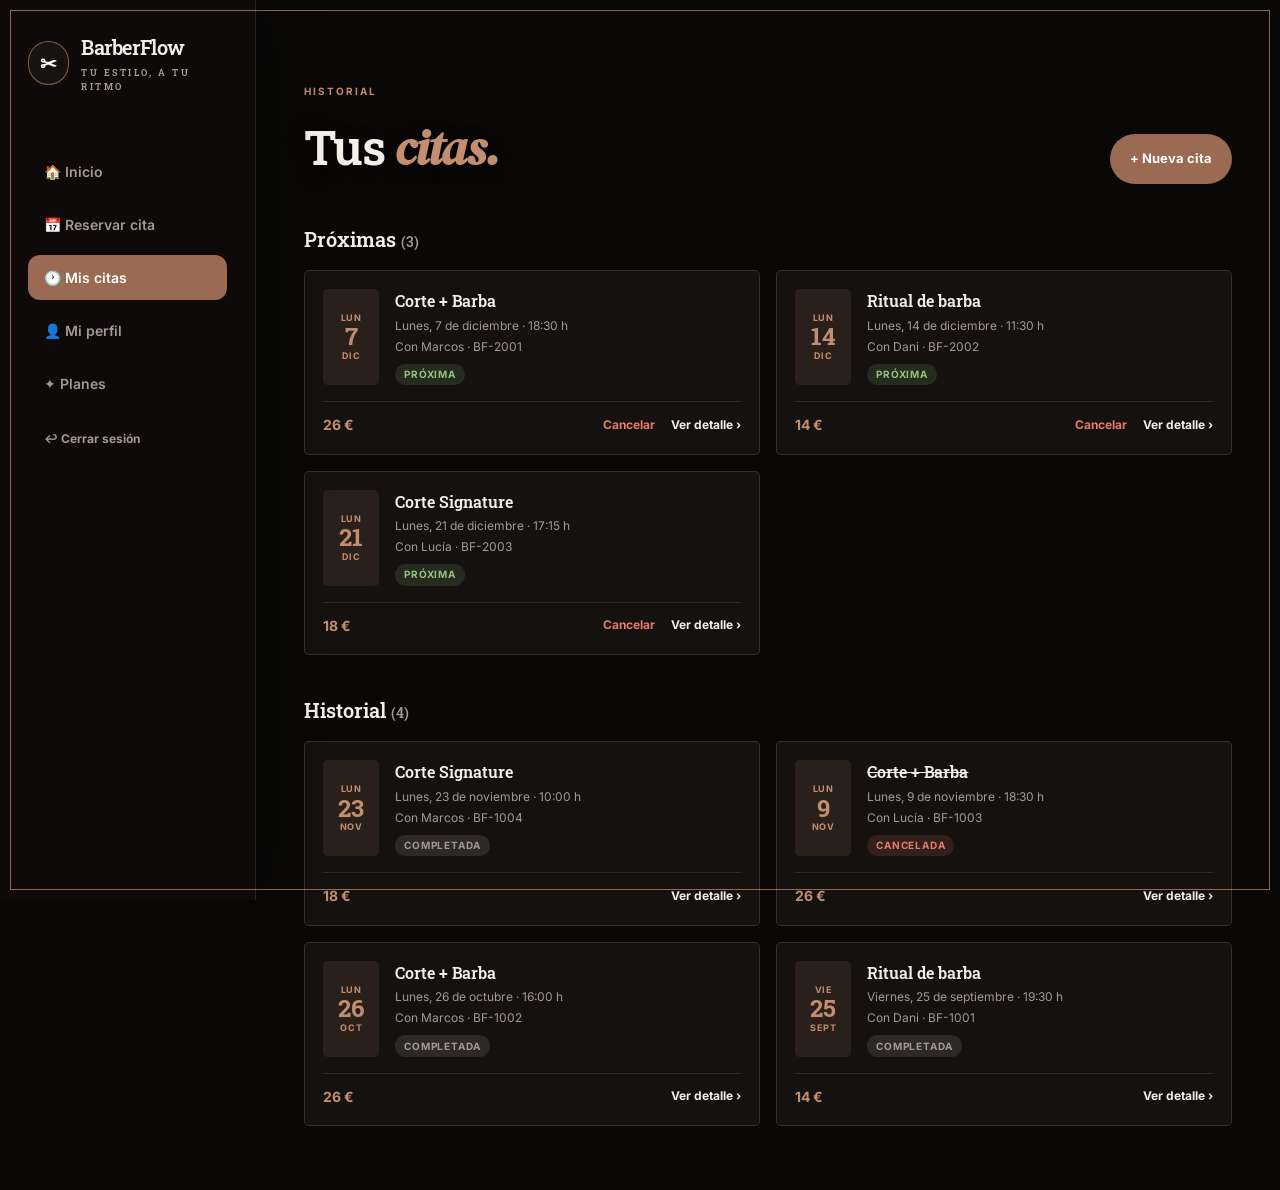
<file: mis-citas.html>
<!DOCTYPE html>
<html lang="es">
<head>
  <meta charset="UTF-8">
  <meta name="viewport" content="width=device-width, initial-scale=1.0">
  <title>Mis citas · BarberFlow</title>
  <meta name="description" content="Consulta tus próximas citas y el historial de visitas en BarberFlow.">
  <meta name="theme-color" content="#090807">
  <link rel="icon" href="favicon.svg" type="image/svg+xml">
  <link rel="preconnect" href="https://fonts.googleapis.com">
  <link rel="preconnect" href="https://fonts.gstatic.com" crossorigin>
  <link rel="stylesheet" href="https://fonts.googleapis.com/css2?family=DM+Serif+Display:ital@0;1&amp;family=Inter:wght@400;500;600;700&amp;family=Roboto+Slab:wght@500;600;700;800&amp;display=swap">
  <link rel="stylesheet" href="css/styles.css">
  <script src="js/mockData.js" defer></script>
  <script src="js/app.js" defer></script>
  <script src="js/pages/mis-citas.js" defer></script>
</head>
<body>
  <div class="app">
    <aside class="sidebar">
      <a href="index.html" class="brand">
        <span class="brand__icon" aria-hidden="true">✂</span>
        <span><span>BarberFlow</span><span class="brand__tag">Tu estilo, a tu ritmo</span></span>
      </a>
      <nav class="sidebar__nav" aria-label="Navegación principal">
        <a class="nav-link" href="index.html">🏠 Inicio</a>
        <a class="nav-link" href="crear.html">📅 Reservar cita</a>
        <a class="nav-link" href="mis-citas.html" aria-current="page">🕐 Mis citas</a>
        <a class="nav-link" href="perfil.html">👤 Mi perfil</a>
        <a class="nav-link" href="planes.html">✦ Planes</a>
      </nav>
      <button type="button" class="sidebar__logout" data-action="logout">↩ Cerrar sesión</button>
    </aside>

    <header class="mobile-header">
      <a href="index.html" class="brand"><span class="brand__icon" aria-hidden="true">✂</span><span>BarberFlow</span></a>
      <button type="button" class="menu-toggle" aria-expanded="false" aria-label="Abrir menú">
        <span class="menu-toggle__bar"></span><span class="menu-toggle__bar"></span><span class="menu-toggle__bar"></span>
      </button>
    </header>

    <main class="app-main">
      <div class="page-container">
        <header class="page-header">
          <div>
            <p class="eyebrow">Historial</p>
            <h1 class="page-title">Tus <em class="font-serif text-gold">citas.</em></h1>
          </div>
          <a href="crear.html" class="btn btn--primary">+ Nueva cita</a>
        </header>

        <section class="section" aria-labelledby="tituloProximas">
          <h2 class="list-title" id="tituloProximas">Próximas <span class="list-title__count" id="numProximas"></span></h2>
          <div class="cita-grid" id="listaProximas"></div>
          <div class="empty-state" id="vacioProximas" hidden>
            <strong>No tienes citas pendientes</strong>
            <p>Reserva tu próximo corte en menos de un minuto.</p>
            <a href="crear.html" class="btn btn--primary">Reservar ahora</a>
          </div>
        </section>

        <section class="section" aria-labelledby="tituloHistorial">
          <h2 class="list-title" id="tituloHistorial">Historial <span class="list-title__count" id="numHistorial"></span></h2>
          <div class="cita-grid" id="listaHistorial"></div>
          <div class="empty-state" id="vacioHistorial" hidden>
            <strong>Todavía no hay historial</strong>
            <p>Aquí aparecerán tus citas pasadas y canceladas.</p>
          </div>
        </section>
      </div>
    </main>

    <nav class="bottom-nav" aria-label="Navegación inferior">
      <a class="bottom-nav__link" href="index.html"><span aria-hidden="true">🏠</span> Inicio</a>
      <a class="bottom-nav__link" href="crear.html"><span aria-hidden="true">📅</span> Reservar</a>
      <a class="bottom-nav__link" href="mis-citas.html" aria-current="page"><span aria-hidden="true">🕐</span> Citas</a>
      <a class="bottom-nav__link" href="perfil.html"><span aria-hidden="true">👤</span> Perfil</a>
    </nav>
  </div>
</body>
</html>
</file>
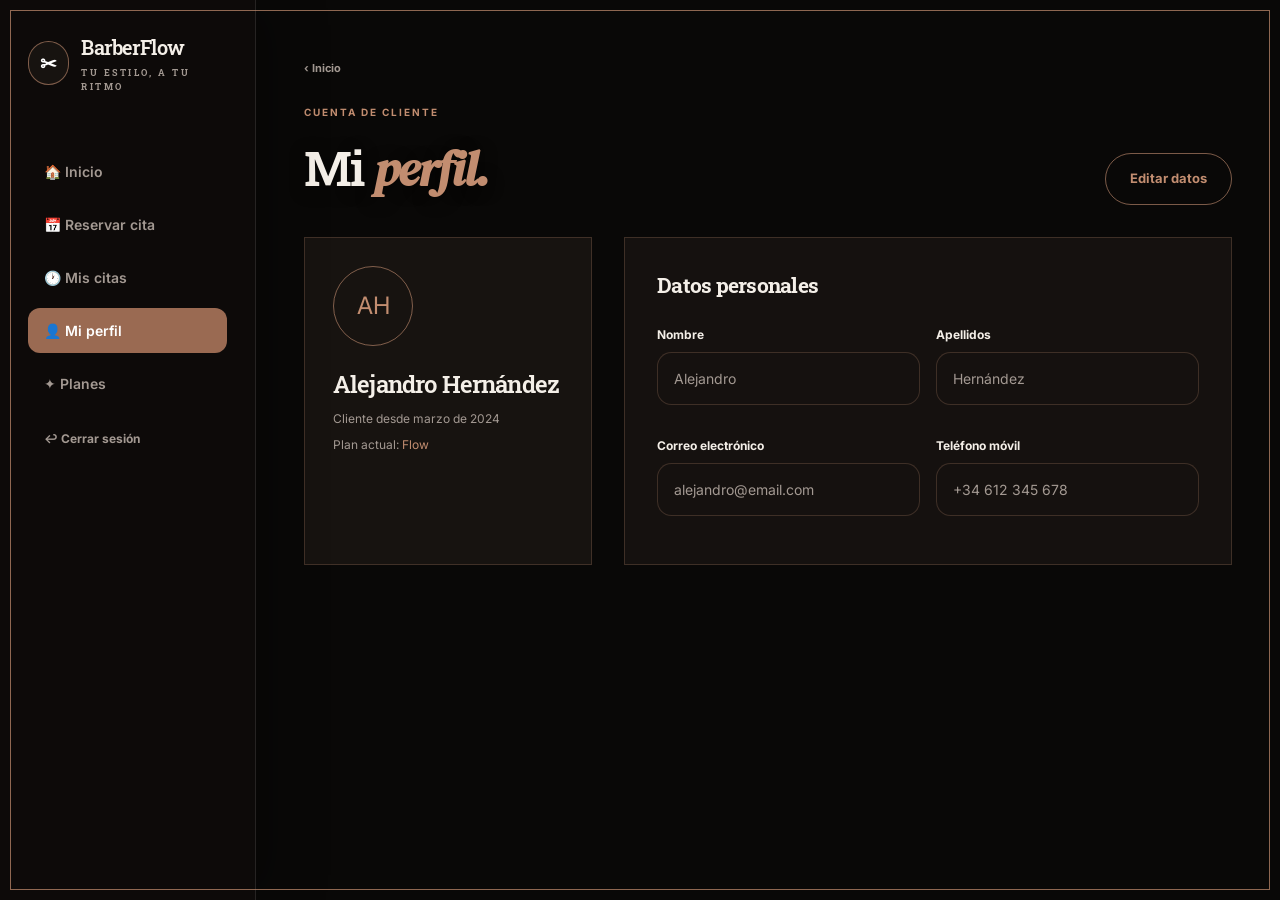
<file: perfil.html>
<!DOCTYPE html>
<html lang="es">
<head>
  <meta charset="UTF-8">
  <meta name="viewport" content="width=device-width, initial-scale=1.0">
  <title>Mi perfil · BarberFlow</title>
  <meta name="description" content="Gestiona tus datos personales en BarberFlow.">
  <meta name="theme-color" content="#090807">
  <link rel="icon" href="favicon.svg" type="image/svg+xml">
  <link rel="preconnect" href="https://fonts.googleapis.com">
  <link rel="preconnect" href="https://fonts.gstatic.com" crossorigin>
  <link rel="stylesheet" href="https://fonts.googleapis.com/css2?family=DM+Serif+Display:ital@0;1&amp;family=Inter:wght@400;500;600;700&amp;family=Roboto+Slab:wght@500;600;700;800&amp;display=swap">
  <link rel="stylesheet" href="css/styles.css">
  <script src="js/mockData.js" defer></script>
  <script src="js/app.js" defer></script>
  <script src="js/validation.js" defer></script>
  <script src="js/pages/perfil.js" defer></script>
</head>
<body>
  <div class="app">
    <aside class="sidebar">
      <a href="index.html" class="brand">
        <span class="brand__icon" aria-hidden="true">✂</span>
        <span><span>BarberFlow</span><span class="brand__tag">Tu estilo, a tu ritmo</span></span>
      </a>
      <nav class="sidebar__nav" aria-label="Navegación principal">
        <a class="nav-link" href="index.html">🏠 Inicio</a>
        <a class="nav-link" href="crear.html">📅 Reservar cita</a>
        <a class="nav-link" href="mis-citas.html">🕐 Mis citas</a>
        <a class="nav-link" href="perfil.html" aria-current="page">👤 Mi perfil</a>
        <a class="nav-link" href="planes.html">✦ Planes</a>
      </nav>
      <button type="button" class="sidebar__logout" data-action="logout">↩ Cerrar sesión</button>
    </aside>

    <header class="mobile-header">
      <a href="index.html" class="brand"><span class="brand__icon" aria-hidden="true">✂</span><span>BarberFlow</span></a>
      <button type="button" class="menu-toggle" aria-expanded="false" aria-label="Abrir menú">
        <span class="menu-toggle__bar"></span><span class="menu-toggle__bar"></span><span class="menu-toggle__bar"></span>
      </button>
    </header>

    <main class="app-main">
      <div class="page-container">
        <a class="back-link" href="index.html">‹ Inicio</a>
        <header class="page-header">
          <div>
            <p class="eyebrow">Cuenta de cliente</p>
            <h1 class="page-title">Mi <em class="font-serif text-gold">perfil.</em></h1>
          </div>
          <div class="profile-actions">
            <button type="button" class="btn btn--outline" id="descartarBtn" hidden>Descartar</button>
            <button type="button" class="btn btn--outline btn--outline-gold" id="editBtn">Editar datos</button>
          </div>
        </header>

        <div class="profile-layout">
          <aside class="profile-card">
            <div class="profile-card__avatar" id="avatarInitials" aria-hidden="true">AH</div>
            <h2 class="font-display profile-card__name" id="profileNameTitle">Alejandro Hernández</h2>
            <p class="profile-card__meta" id="clienteDesde">Cliente desde marzo de 2024</p>
            <p class="profile-card__meta">Plan actual: <a href="planes.html" class="text-gold" id="planPerfil">Flow</a></p>
          </aside>

          <form id="profileForm" class="profile-form" action="#" method="post">
            <h2 class="font-display profile-form__title">Datos personales</h2>
            <div class="form-grid">
              <div class="form-field">
                <label class="form-label" for="inputNombre">Nombre</label>
                <span class="field-wrap"><input type="text" id="inputNombre" name="nombre" disabled class="profile-input" autocomplete="given-name"></span>
              </div>
              <div class="form-field">
                <label class="form-label" for="inputApellidos">Apellidos</label>
                <span class="field-wrap"><input type="text" id="inputApellidos" name="apellidos" disabled class="profile-input" autocomplete="family-name"></span>
              </div>
              <div class="form-field">
                <label class="form-label" for="inputEmail">Correo electrónico</label>
                <span class="field-wrap"><input type="email" id="inputEmail" name="email" disabled class="profile-input" autocomplete="email"></span>
              </div>
              <div class="form-field">
                <label class="form-label" for="inputTelefono">Teléfono móvil</label>
                <span class="field-wrap"><input type="tel" id="inputTelefono" name="telefono" disabled class="profile-input" autocomplete="tel"></span>
              </div>
            </div>
          </form>
        </div>
      </div>
    </main>

    <nav class="bottom-nav" aria-label="Navegación inferior">
      <a class="bottom-nav__link" href="index.html"><span aria-hidden="true">🏠</span> Inicio</a>
      <a class="bottom-nav__link" href="crear.html"><span aria-hidden="true">📅</span> Reservar</a>
      <a class="bottom-nav__link" href="mis-citas.html"><span aria-hidden="true">🕐</span> Citas</a>
      <a class="bottom-nav__link" href="perfil.html" aria-current="page"><span aria-hidden="true">👤</span> Perfil</a>
    </nav>
  </div>
</body>
</html>
</file>
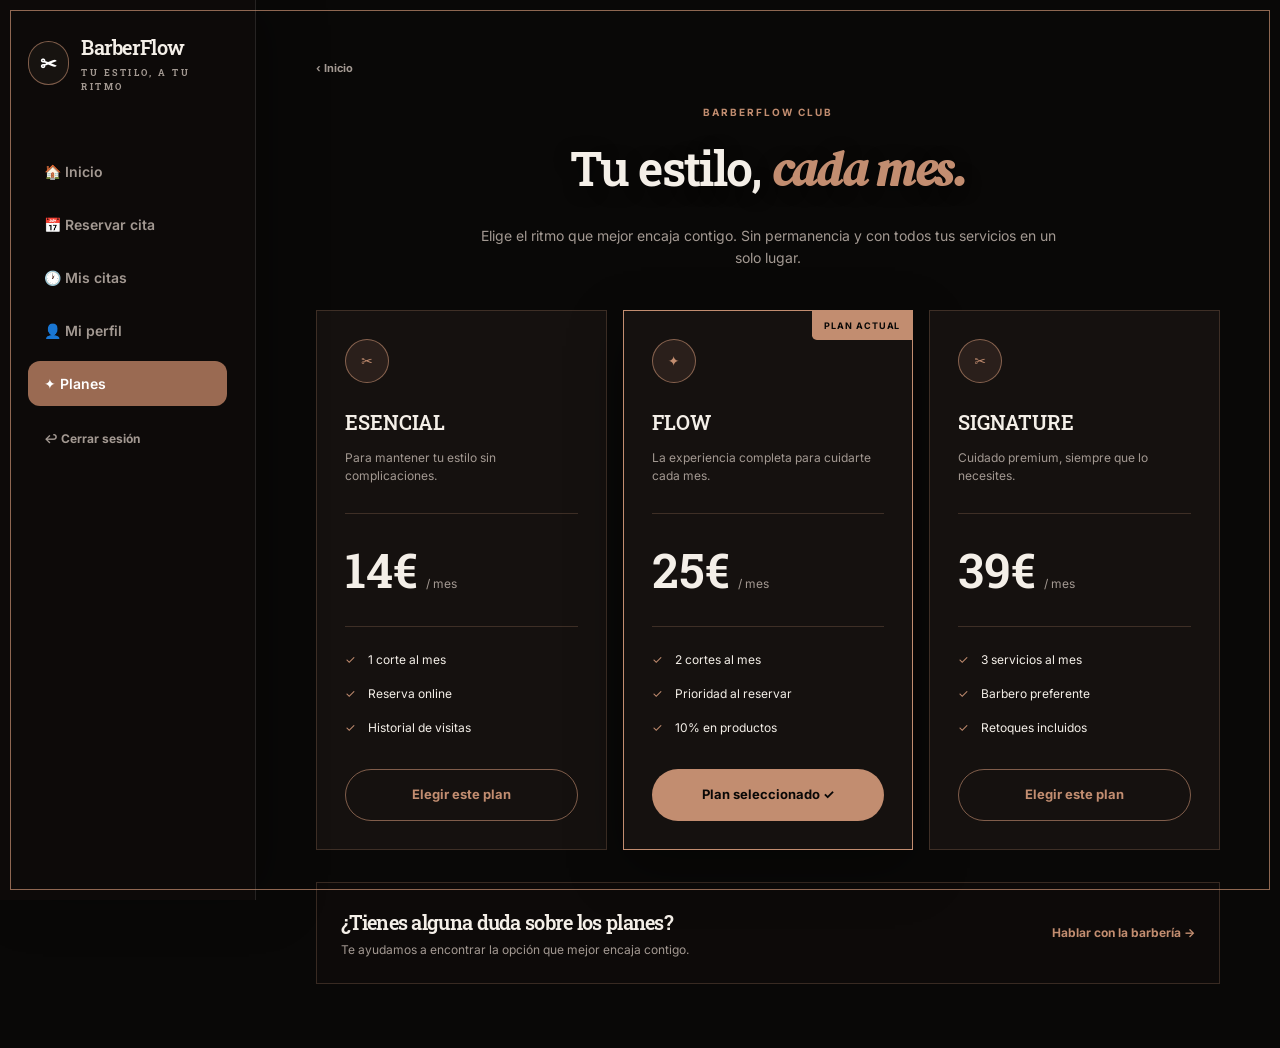
<file: planes.html>
<!DOCTYPE html>
<html lang="es">
<head>
  <meta charset="UTF-8">
  <meta name="viewport" content="width=device-width, initial-scale=1.0">
  <title>Planes · BarberFlow</title>
  <meta name="description" content="Planes de suscripción mensual de BarberFlow: Esencial, Flow y Signature.">
  <meta name="theme-color" content="#090807">
  <link rel="icon" href="favicon.svg" type="image/svg+xml">
  <link rel="preconnect" href="https://fonts.googleapis.com">
  <link rel="preconnect" href="https://fonts.gstatic.com" crossorigin>
  <link rel="stylesheet" href="https://fonts.googleapis.com/css2?family=DM+Serif+Display:ital@0;1&amp;family=Inter:wght@400;500;600;700&amp;family=Roboto+Slab:wght@500;600;700;800&amp;display=swap">
  <link rel="stylesheet" href="css/styles.css">
  <script src="js/mockData.js" defer></script>
  <script src="js/app.js" defer></script>
  <script src="js/pages/planes.js" defer></script>
</head>
<body>
  <div class="app">
    <aside class="sidebar">
      <a href="index.html" class="brand">
        <span class="brand__icon" aria-hidden="true">✂</span>
        <span><span>BarberFlow</span><span class="brand__tag">Tu estilo, a tu ritmo</span></span>
      </a>
      <nav class="sidebar__nav" aria-label="Navegación principal">
        <a class="nav-link" href="index.html">🏠 Inicio</a>
        <a class="nav-link" href="crear.html">📅 Reservar cita</a>
        <a class="nav-link" href="mis-citas.html">🕐 Mis citas</a>
        <a class="nav-link" href="perfil.html">👤 Mi perfil</a>
        <a class="nav-link" href="planes.html" aria-current="page">✦ Planes</a>
      </nav>
      <button type="button" class="sidebar__logout" data-action="logout">↩ Cerrar sesión</button>
    </aside>

    <header class="mobile-header">
      <a href="index.html" class="brand"><span class="brand__icon" aria-hidden="true">✂</span><span>BarberFlow</span></a>
      <button type="button" class="menu-toggle" aria-expanded="false" aria-label="Abrir menú">
        <span class="menu-toggle__bar"></span><span class="menu-toggle__bar"></span><span class="menu-toggle__bar"></span>
      </button>
    </header>

    <main class="app-main">
      <div class="page-container page-container--narrow">
        <a class="back-link" href="index.html">‹ Inicio</a>

        <header class="plans-intro">
          <p class="eyebrow">BarberFlow Club</p>
          <h1 class="page-title">Tu estilo, <em class="font-serif text-gold">cada mes.</em></h1>
          <p class="plans-intro__text">Elige el ritmo que mejor encaja contigo. Sin permanencia y con todos tus servicios en un solo lugar.</p>
        </header>

        <!-- Tarjetas generadas desde MOCK_DATA.planes -->
        <div class="plan-grid" id="listaPlanes"></div>

        <section class="plan-help" aria-labelledby="ayudaTitulo">
          <div>
            <h2 class="font-display plan-help__title" id="ayudaTitulo">¿Tienes alguna duda sobre los planes?</h2>
            <p class="plan-help__text">Te ayudamos a encontrar la opción que mejor encaja contigo.</p>
          </div>
          <button type="button" class="text-gold plan-help__btn" id="contactoBtn">Hablar con la barbería →</button>
        </section>
      </div>
    </main>

    <nav class="bottom-nav" aria-label="Navegación inferior">
      <a class="bottom-nav__link" href="index.html"><span aria-hidden="true">🏠</span> Inicio</a>
      <a class="bottom-nav__link" href="crear.html"><span aria-hidden="true">📅</span> Reservar</a>
      <a class="bottom-nav__link" href="mis-citas.html"><span aria-hidden="true">🕐</span> Citas</a>
      <a class="bottom-nav__link" href="perfil.html"><span aria-hidden="true">👤</span> Perfil</a>
    </nav>
  </div>
</body>
</html>
</file>
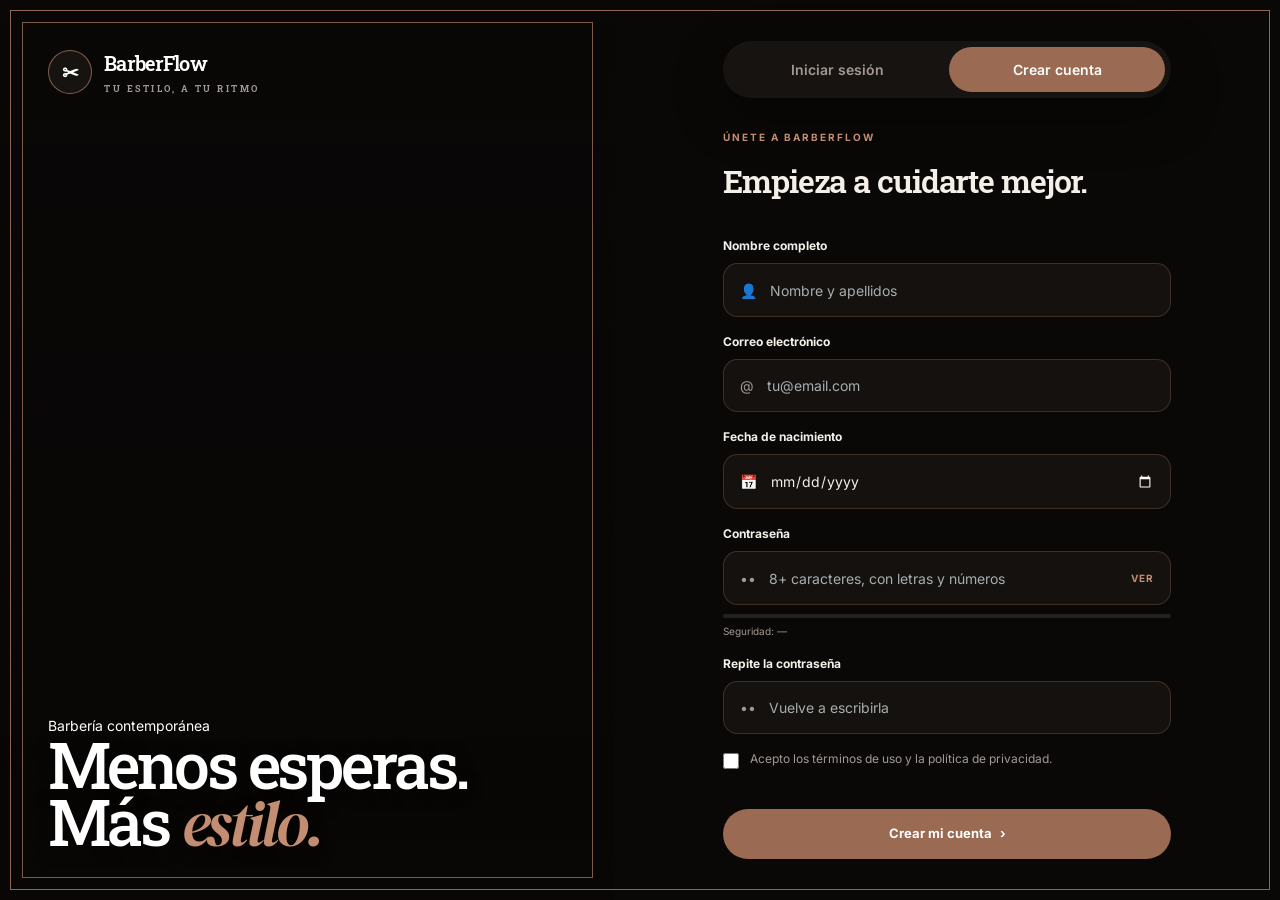
<file: registro.html>
<!DOCTYPE html>
<html lang="es">
<head>
  <meta charset="UTF-8">
  <meta name="viewport" content="width=device-width, initial-scale=1.0">
  <title>Crear cuenta · BarberFlow</title>
  <meta name="description" content="Crea tu cuenta de BarberFlow y reserva tu primer corte en menos de un minuto.">
  <meta name="theme-color" content="#090807">
  <link rel="icon" href="favicon.svg" type="image/svg+xml">
  <link rel="preconnect" href="https://fonts.googleapis.com">
  <link rel="preconnect" href="https://fonts.gstatic.com" crossorigin>
  <link rel="stylesheet" href="https://fonts.googleapis.com/css2?family=DM+Serif+Display:ital@0;1&amp;family=Inter:wght@400;500;600;700&amp;family=Roboto+Slab:wght@500;600;700;800&amp;display=swap">
  <link rel="stylesheet" href="css/styles.css">
  <script src="js/mockData.js" defer></script>
  <script src="js/app.js" defer></script>
  <script src="js/validation.js" defer></script>
  <script src="js/pages/registro.js" defer></script>
</head>
<body>
  <main class="auth-shell">
    <section class="auth-hero">
      <a href="index.html" class="brand auth-hero__brand">
        <span class="brand__icon" aria-hidden="true">✂</span>
        <span><span>BarberFlow</span><span class="brand__tag">Tu estilo, a tu ritmo</span></span>
      </a>
      <div class="auth-hero__content">
        <p class="auth-hero__kicker">Barbería contemporánea</p>
        <h1 class="auth-hero__title">Menos esperas.<br>Más <em>estilo.</em></h1>
      </div>
    </section>

    <section class="auth-form">
      <div class="auth-form__inner">
        <nav class="form-tabs" aria-label="Modo de acceso">
          <a href="login.html">Iniciar sesión</a>
          <a href="registro.html" aria-current="page">Crear cuenta</a>
        </nav>

        <p class="eyebrow">Únete a BarberFlow</p>
        <h2 class="form-title">Empieza a cuidarte mejor.</h2>

        <form id="registroForm" class="auth-form__form" action="index.html" method="get">
          <div class="form-field">
            <label class="form-label" for="nombre">Nombre completo</label>
            <span class="field-wrap">
              <span aria-hidden="true">👤</span>
              <input id="nombre" name="nombre" type="text" placeholder="Nombre y apellidos" autocomplete="name">
            </span>
          </div>

          <div class="form-field">
            <label class="form-label" for="email-r">Correo electrónico</label>
            <span class="field-wrap">
              <span aria-hidden="true">@</span>
              <input id="email-r" name="email" type="email" placeholder="tu@email.com" autocomplete="email">
            </span>
          </div>

          <div class="form-field">
            <label class="form-label" for="nacimiento">Fecha de nacimiento</label>
            <span class="field-wrap">
              <span aria-hidden="true">📅</span>
              <input id="nacimiento" name="nacimiento" type="date" autocomplete="bday">
            </span>
          </div>

          <div class="form-field">
            <label class="form-label" for="password-r">Contraseña</label>
            <span class="field-wrap">
              <span aria-hidden="true">••</span>
              <input id="password-r" name="password" type="password" placeholder="8+ caracteres, con letras y números" autocomplete="new-password" aria-describedby="password-r-fuerza">
              <button type="button" class="field-wrap__toggle" data-toggle-password="password-r" aria-pressed="false" aria-label="Mostrar contraseña">Ver</button>
            </span>
            <div class="strength" aria-hidden="true"><span class="strength__bar" id="fuerzaBarra"></span></div>
            <p class="strength__label" id="password-r-fuerza">Seguridad: —</p>
          </div>

          <div class="form-field">
            <label class="form-label" for="password-r2">Repite la contraseña</label>
            <span class="field-wrap">
              <span aria-hidden="true">••</span>
              <input id="password-r2" name="password2" type="password" placeholder="Vuelve a escribirla" autocomplete="new-password">
            </span>
          </div>

          <div class="form-field">
            <label class="form-check" for="terminos">
              <input id="terminos" name="terminos" type="checkbox">
              <span>Acepto los términos de uso y la política de privacidad.</span>
            </label>
          </div>

          <button type="submit" class="btn btn--primary btn--block auth-form__submit">
            Crear mi cuenta <span aria-hidden="true">›</span>
          </button>
        </form>
      </div>
    </section>
  </main>
</body>
</html>
</file>
<file: css/styles.css>
/* =========================================================
   BARBERFLOW — HTML5 semántico + CSS3 Mobile First
   Las fuentes de Google se cargan con <link> en cada HTML
   (con preconnect), no con @import, para no bloquear el render.
   ========================================================= */

/* ---------- VARIABLES GLOBALES (:root) ---------- */
:root {
  /* Colores */
  --cream: #090807;         /* fondo principal */
  --ink: #f4efe8;           /* texto claro */
  --blue: #9a6a52;          /* marrón principal (botones) */
  --blue-hover: #b17a5e;
  --gold: #c28d70;          /* dorado / acentos */
  --muted: #a39992;         /* texto secundario */
  --surface: #15110f;       /* tarjetas */
  --surface-2: #171310;     /* superficies elevadas */
  --surface-3: #0d0a09;     /* sidebar / fondo oscuro */
  --border: rgba(194, 141, 112, 0.24);
  --border-strong: rgba(194, 141, 112, 0.62);
  --white-10: rgba(255, 255, 255, 0.1);
  --white-20: rgba(255, 255, 255, 0.2);
  --danger: #e57b6c;        /* errores de validación / cancelar */
  --success: #93c47d;       /* campo válido / cita próxima */

  /* Tipografía */
  --font-sans: "Inter", system-ui, sans-serif;
  --font-display: "Roboto Slab", serif;
  --font-serif: "DM Serif Display", serif;
  --fs-xs: 0.625rem;
  --fs-sm: 0.75rem;
  --fs-base: 0.875rem;
  --fs-md: 1rem;
  --fs-lg: 1.25rem;
  --fs-xl: 1.75rem;
  --fs-2xl: 2.5rem;

  /* Espaciados */
  --sp-1: 0.25rem;
  --sp-2: 0.5rem;
  --sp-3: 0.75rem;
  --sp-4: 1rem;
  --sp-5: 1.5rem;
  --sp-6: 2rem;
  --sp-7: 3rem;

  /* Radios y sombras */
  --r-sm: 0.3rem;
  --r-md: 0.9rem;
  --r-lg: 1.75rem;
  --r-full: 999px;
  --shadow-soft: 0 18px 50px rgba(0, 0, 0, 0.35);
  --shadow-hover: 0 14px 35px rgba(0, 0, 0, 0.35);

  /* Layout */
  --sidebar-w: 16rem;
  --header-h: 60px;
  --container-max: 1180px;
}

/* ---------- RESET BÁSICO ---------- */
*, *::before, *::after { box-sizing: border-box; }
* { margin: 0; padding: 0; }
html { scroll-behavior: smooth; }
body {
  font-family: var(--font-sans);
  font-size: var(--fs-base);
  line-height: 1.5;
  background: var(--cream);
  color: var(--ink);
  min-width: 320px;
  min-height: 100vh;
}
img, svg { display: block; max-width: 100%; }
button, input, select, textarea { font: inherit; color: inherit; }
button { cursor: pointer; background: none; border: none; }
a { color: inherit; text-decoration: none; }
ul { list-style: none; }
a:focus-visible, input:focus-visible, button:focus-visible {
  outline: 2px solid var(--gold);
  outline-offset: 2px;
}
[hidden] { display: none !important; }

/* Marco decorativo fijo del diseño original */
body::after {
  content: "";
  position: fixed;
  inset: 10px;
  border: 1px solid rgba(194, 141, 112, 0.72);
  pointer-events: none;
  z-index: 100;
}

/* ---------- UTILIDADES ---------- */
.eyebrow {
  color: var(--gold);
  font-size: var(--fs-xs);
  font-weight: 700;
  letter-spacing: 0.2em;
  text-transform: uppercase;
}
.font-display { font-family: var(--font-display); letter-spacing: -0.035em; }
.font-serif { font-family: var(--font-serif); font-style: italic; }
.text-blue { color: var(--blue); }
.text-gold { color: var(--gold); }
.text-muted { color: var(--muted); }
.text-ink { color: var(--ink); }

/* ---------- LAYOUT PRINCIPAL ---------- */
.app {
  min-height: 100vh;
  background: var(--cream);
  color: var(--ink);
}
.page-container {
  margin: 0 auto;
  max-width: var(--container-max);
  padding: 2.25rem 1.25rem 6rem; /* bottom para bottom-nav móvil */
}

/* ---------- SIDEBAR (desktop) ---------- */
.sidebar {
  display: none;
  position: fixed;
  inset-block: 0;
  left: 0;
  width: var(--sidebar-w);
  flex-direction: column;
  padding: var(--sp-6) 1.75rem;
  background: var(--surface-3);
  border-right: 1px solid var(--white-10);
  box-shadow: 18px 0 50px rgba(0, 0, 0, 0.25);
  z-index: 30;
}
.sidebar__nav {
  margin-top: 3.5rem;
  display: flex;
  flex-direction: column;
  gap: 0.5rem;
}
.nav-link {
  display: flex;
  align-items: center;
  gap: 0.75rem;
  padding: 0.75rem 1rem;
  border-radius: 0.75rem;
  font-size: var(--fs-base);
  font-weight: 600;
  color: var(--muted);
  transition: all .16s;
}
.nav-link:hover { background: #241b17; color: var(--ink); }
.nav-link[aria-current="page"] { background: var(--blue); color: #fff; }

.sidebar__promo {
  margin-top: auto;
  padding: var(--sp-4);
  background: var(--surface-2);
  border-radius: var(--r-lg);
  color: #fff;
}
.sidebar__promo h2 { font-family: var(--font-display); font-size: var(--fs-lg); margin-top: .75rem; }
.sidebar__promo p { color: rgba(255,255,255,0.55); font-size: var(--fs-sm); margin-top: .25rem; }
.sidebar__promo a { display: inline-block; margin-top: .75rem; color: var(--gold); font-weight: 700; font-size: var(--fs-sm); }

.sidebar__logout {
  display: flex; align-items: center; gap: .75rem;
  width: 100%; text-align: left;
  margin-top: var(--sp-4);
  padding: .5rem 1rem;
  font-size: var(--fs-sm); font-weight: 700;
  color: var(--muted);
  transition: color .16s;
}
.sidebar__logout:hover { color: var(--gold); }

/* ---------- HEADER MÓVIL ---------- */
.mobile-header {
  position: sticky;
  top: 0;
  z-index: 45;
  display: flex;
  align-items: center;
  justify-content: space-between;
  padding: var(--sp-4) 1.25rem;
  border-bottom: 1px solid var(--white-10);
  background: var(--cream);
}

/* ---------- MENÚ HAMBURGUESA (móvil / tablet) ---------- */
.menu-toggle {
  display: inline-flex;
  flex-direction: column;
  align-items: center;
  justify-content: center;
  gap: 5px;
  width: 2.75rem; height: 2.75rem;
  border-radius: var(--r-full);
  border: 1px solid var(--border);
  background: var(--surface-2);
}
.menu-toggle__bar {
  display: block;
  width: 1.1rem; height: 2px;
  border-radius: 2px;
  background: var(--gold);
  transition: transform .2s ease, opacity .2s ease;
}
/* Las tres barras se convierten en una X */
.menu-toggle[aria-expanded="true"] .menu-toggle__bar:nth-child(1) { transform: translateY(7px) rotate(45deg); }
.menu-toggle[aria-expanded="true"] .menu-toggle__bar:nth-child(2) { opacity: 0; }
.menu-toggle[aria-expanded="true"] .menu-toggle__bar:nth-child(3) { transform: translateY(-7px) rotate(-45deg); }

.mobile-menu {
  position: absolute;
  top: 100%; left: 0; right: 0;
  padding: var(--sp-2) 1.25rem var(--sp-4);
  background: var(--surface-3);
  border-bottom: 1px solid var(--border);
  box-shadow: var(--shadow-soft);
  opacity: 0;
  visibility: hidden;          /* oculto también para teclado y lectores */
  transform: translateY(-8px);
  transition: opacity .2s ease, transform .2s ease, visibility .2s;
}
.mobile-menu.is-open { opacity: 1; visibility: visible; transform: none; }
.mobile-menu__list { display: flex; flex-direction: column; gap: .25rem; list-style: none; }
.mobile-menu__link {
  display: flex; align-items: center; gap: .75rem;
  width: 100%;
  padding: .85rem 1rem;
  border-radius: .75rem;
  font-weight: 600;
  text-align: left;
  color: var(--muted);
  transition: background .16s, color .16s;
}
.mobile-menu__link:hover { background: #241b17; color: var(--ink); }
.mobile-menu__link[aria-current="page"] { background: var(--blue); color: #fff; }
.mobile-menu__logout { margin-top: .5rem; border-top: 1px solid var(--white-10); border-radius: 0; color: var(--gold); }
body.menu-abierto .app-main,
body.menu-abierto .bottom-nav { opacity: .35; transition: opacity .2s; }

/* ---------- BOTTOM NAV MÓVIL ---------- */
.bottom-nav {
  position: fixed;
  inset-inline: 0;
  bottom: 0;
  z-index: 40;
  display: flex;
  justify-content: space-around;
  padding: var(--sp-2) var(--sp-2) 0.65rem;
  border-top: 1px solid var(--white-10);
  background: rgba(23, 19, 16, 0.95);
  backdrop-filter: blur(6px);
}
.bottom-nav__link {
  display: flex;
  flex-direction: column;
  align-items: center;
  gap: .25rem;
  min-width: 4rem;
  font-size: var(--fs-xs);
  font-weight: 700;
  color: var(--muted);
}
.bottom-nav__link[aria-current="page"] { color: var(--blue); }
.bottom-nav__link span:first-child {
  display: grid; place-items: center;
  width: 3rem; height: 1.75rem;
  border-radius: var(--r-full);
}
.bottom-nav__link[aria-current="page"] span:first-child { background: rgba(154, 106, 82, 0.12); }

/* ---------- BRAND ---------- */
.brand {
  display: inline-flex;
  align-items: center;
  gap: .75rem;
  font-family: var(--font-display);
  font-size: var(--fs-lg);
  font-weight: 600;
  letter-spacing: -0.035em;
}
.brand__icon {
  display: grid;
  place-items: center;
  width: 2.75rem; height: 2.75rem;
  border-radius: var(--r-full);
  border: 1px solid var(--border-strong);
  background: var(--surface-2);
  color: #fff;
  transition: transform .16s;
}
.brand:hover .brand__icon { transform: rotate(6deg); }
.brand__tag {
  display: block;
  margin-top: .25rem;
  font-size: 9px;
  font-weight: 700;
  letter-spacing: 0.28em;
  text-transform: uppercase;
  color: var(--muted);
}

/* ---------- BOTONES ---------- */
.btn {
  display: inline-flex;
  align-items: center;
  justify-content: space-between;
  gap: .5rem;
  padding: .95rem 1.25rem;
  border-radius: var(--r-full);
  font-size: 13px;
  font-weight: 700;
  transition: all .16s;
  text-align: center;
}
.btn--primary { background: var(--blue); color: #fff; }
.btn--primary:hover { background: var(--blue-hover); transform: translateY(-1px); }
.btn--gold { background: var(--gold); color: var(--cream); }
.btn--gold:hover { background: #241b17; color: var(--ink); }
.btn--ghost {
  border: 1px solid var(--white-20);
  color: #fff;
  background: transparent;
}
.btn--ghost:hover { background: rgba(255,255,255,0.08); }
.btn--outline {
  border: 1px solid rgba(244, 239, 232, 0.1);
  color: var(--muted);
  padding: .95rem 1.5rem;
}
.btn--outline:hover { border-color: rgba(244,239,232,0.3); color: var(--ink); }
.btn--block { width: 100%; }

/* ---------- HERO CARD (Dashboard) ---------- */
.hero-card {
  position: relative;
  overflow: hidden;
  margin-top: var(--sp-6);
  border-radius: var(--r-lg);
  border: 1px solid var(--border-strong);
  background:
    linear-gradient(90deg, rgba(8,6,5,0.94) 0%, rgba(8,6,5,0.65) 56%, rgba(8,6,5,0.4) 100%),
    url("https://images.unsplash.com/photo-1585747860715-2ba37e788b70?auto=format&fit=crop&w=1500&q=85") center/cover;
  color: #fff;
  min-height: 280px;
}
.hero-card::after {
  content: "";
  position: absolute;
  inset: 0.65rem;
  border: 1px solid rgba(194, 141, 112, 0.45);
  pointer-events: none;
}
.hero-card__inner {
  position: relative;
  z-index: 1;
  max-width: 36rem;
  padding: 1.75rem;
}
.hero-card__eyebrow {
  font-size: var(--fs-xs);
  font-weight: 700;
  letter-spacing: 0.25em;
  text-transform: uppercase;
  color: var(--gold);
}
.hero-card__title {
  margin-top: var(--sp-4);
  font-family: var(--font-display);
  font-size: var(--fs-xl);
  font-weight: 500;
}
.hero-card__meta {
  display: flex;
  flex-wrap: wrap;
  gap: .75rem 1.75rem;
  margin-top: var(--sp-5);
  font-size: var(--fs-base);
  color: rgba(255,255,255,0.75);
}
.hero-card__meta span { display: inline-flex; align-items: center; gap: .5rem; }
.hero-card__actions {
  display: flex;
  flex-wrap: wrap;
  gap: .75rem;
  margin-top: var(--sp-5);
}
.hero-monogram {
  position: absolute;
  right: 2rem;
  bottom: -3.5rem;
  font-family: var(--font-display);
  font-size: 15rem;
  line-height: 1;
  color: rgba(194, 141, 112, 0.14);
  pointer-events: none;
}

/* ---------- ACTION CARDS (Tu espacio / Mis citas) ---------- */
.action-grid {
  display: grid;
  gap: var(--sp-4);
  grid-template-columns: 1fr; /* 1 columna en móvil */
}
.action-card {
  display: flex;
  align-items: center;
  gap: var(--sp-4);
  padding: 1.15rem;
  background: var(--surface);
  border: 1px solid var(--border);
  border-radius: var(--r-sm);
  text-align: left;
  transition: all .16s;
  color: var(--ink);
  text-decoration: none;
  width: 100%;
}
.action-card:hover {
  border-color: var(--gold);
  box-shadow: var(--shadow-hover);
  transform: translateY(-2px);
}
.action-card__body { 
  flex: 1; 
  display: flex; 
  flex-direction: column; 
}
.action-card__body strong { display: block; font-size: 14px; color: var(--ink); }
.action-card__body small { display: block; margin-top: .25rem; color: var(--muted); font-size: 11px; }

.icon-bubble {
  display: inline-flex;
  align-items: center;
  justify-content: center;
  flex: 0 0 auto;
  width: 2.75rem; height: 2.75rem;
  border-radius: var(--r-full);
  background: rgba(194, 141, 112, 0.12);
  color: var(--gold);
}

/* ---------- SECCIONES ---------- */
.section { margin-top: 2.5rem; }
.section__header {
  display: flex;
  align-items: flex-end;
  justify-content: space-between;
  margin-bottom: 1.25rem;
}
.section__title {
  margin-top: var(--sp-2);
  font-family: var(--font-display);
  font-size: 1.75rem;
  font-weight: 600;
}
.section__link { font-size: var(--fs-sm); font-weight: 700; color: var(--blue); }

/* ---------- FORMULARIOS ---------- */
.form-label {
  display: block;
  color: var(--ink);
  font-size: 12px;
  font-weight: 700;
}
.field-wrap {
  display: flex;
  align-items: center;
  gap: .8rem;
  margin-top: .5rem;
  padding: 0 1rem;
  background: var(--surface);
  border: 1px solid var(--border);
  border-radius: var(--r-md);
  color: var(--muted);
  transition: all .16s;
}
.field-wrap:focus-within {
  border-color: var(--border-strong);
  box-shadow: 0 0 0 4px rgba(194, 141, 112, 0.07);
}
.field-wrap input,
.field-wrap select,
.field-wrap textarea {
  flex: 1;
  min-width: 0;
  padding: .95rem 0;
  background: transparent;
  border: none;
  color: var(--ink);
  outline: none;
}
.field-wrap input::placeholder { color: #a8aeaf; }
.form-field { margin-bottom: var(--sp-4); }
.form-grid { display: grid; gap: var(--sp-4); grid-template-columns: 1fr; }
.form-tabs {
  display: flex;
  gap: .25rem;
  margin-bottom: 2rem;
  padding: .375rem;
  background: var(--surface-2);
  border-radius: var(--r-full);
  box-shadow: var(--shadow-soft);
}
.form-tabs a {
  flex: 1;
  padding: .75rem;
  border-radius: var(--r-full);
  font-size: var(--fs-base);
  font-weight: 600;
  text-align: center;
  color: var(--muted);
  transition: all .16s;
}
.form-tabs a[aria-current="page"] { background: var(--blue); color: #fff; }
.form-tabs a:hover:not([aria-current="page"]) { color: var(--ink); }
.form-title {
  margin-top: .75rem;
  font-family: var(--font-display);
  font-size: 2rem;
  font-weight: 600;
  letter-spacing: -0.035em;
}

/* ---------- AUTH SHELL (Login / Registro) ---------- */
.auth-shell {
  display: flex;
  flex-direction: column;
  min-height: 100vh;
}
.auth-hero {
  position: relative;
  overflow: hidden;
  padding: 1.5rem;
  min-height: 36vh;
  display: flex;
  flex-direction: column;
  color: #fff;
  background:
    linear-gradient(180deg, rgba(8,6,5,0.34), rgba(8,6,5,0.94)),
    url("https://images.unsplash.com/photo-1503951914875-452162b0f3f1?auto=format&fit=crop&w=1400&q=85") center/cover;
}
.auth-hero::after {
  content: "";
  position: absolute;
  inset: 1.35rem;
  border: 1px solid rgba(194, 141, 112, 0.62);
  pointer-events: none;
}
.auth-hero__content {
  position: relative;
  z-index: 1;
  margin-top: auto;
  padding-top: 5rem;
  max-width: 36rem;
}
.auth-hero__title {
  font-family: var(--font-display);
  font-size: clamp(2.7rem, 5vw, 5.7rem);
  font-weight: 500;
  line-height: 0.88;
  letter-spacing: -0.055em;
  text-shadow: 0 3px 18px rgba(0,0,0,0.45);
}
.auth-hero__title em {
  font-family: var(--font-serif);
  font-style: italic;
  color: var(--gold);
}
.auth-form {
  display: flex;
  align-items: center;
  justify-content: center;
  padding: 2.5rem 1.5rem;
  background: var(--cream);
}
.auth-form__inner { width: 100%; max-width: 28rem; }

/* ---------- BOOKING (crear.html) ---------- */
.booking-layout {
  display: grid;
  gap: 2rem;
  margin-top: 2.5rem;
  grid-template-columns: 1fr;
}
.step-title {
  display: flex;
  align-items: center;
  gap: .75rem;
  margin-bottom: var(--sp-4);
}
.step-title__num {
  font-family: var(--font-serif);
  font-style: italic;
  font-size: var(--fs-base);
  color: var(--blue);
}
.step-title h2 {
  font-family: var(--font-display);
  font-size: var(--fs-lg);
  font-weight: 600;
}
.step-title__line {
  flex: 1;
  height: 1px;
  background: var(--white-10);
}

/* Opciones de servicio */
.service-option {
  display: flex;
  align-items: center;
  gap: 1rem;
  width: 100%;
  padding: 1rem;
  margin-bottom: .75rem;
  text-align: left;
  background: var(--surface);
  border: 1px solid var(--border);
  border-radius: var(--r-sm);
  transition: all .16s;
  color: var(--ink);
  cursor: pointer;
}
.service-option:hover, .service-option.is-selected { border-color: var(--gold); }
.service-option.is-selected { box-shadow: inset 4px 0 var(--gold), 0 8px 30px rgba(0,0,0,0.28); }
.service-option__body { flex: 1; }
.service-option__body strong { display: block; font-size: var(--fs-base); }
.service-option__body small { display: block; margin-top: .25rem; color: var(--muted); font-size: var(--fs-sm); }
.service-option__price { font-size: var(--fs-base); font-weight: 600; }
.selection-dot {
  display: inline-flex; align-items: center; justify-content: center;
  width: 1.25rem; height: 1.25rem;
  border: 1px solid rgba(244, 239, 232, 0.25);
  border-radius: 50%; color: transparent;
}
.service-option.is-selected .selection-dot { background: var(--blue); border-color: var(--blue); color: #fff; }

/* Opciones de día */
.date-grid { display: grid; grid-template-columns: repeat(5, 1fr); gap: .5rem; }
.date-option {
  padding: .8rem .25rem;
  background: var(--surface);
  border: 1px solid var(--border);
  border-radius: .25rem;
  transition: all .16s;
  color: var(--ink);
  cursor: pointer;
  text-align: center;
}
.date-option span { display: block; font-size: 9px; font-weight: 700; text-transform: uppercase; color: var(--muted); }
.date-option strong { display: block; margin-top: .3rem; font-family: var(--font-display); font-size: var(--fs-lg); }
.date-option.is-selected { background: var(--blue); border-color: var(--gold); color: #fff; }
.date-option.is-selected span { color: rgba(255,255,255,0.65); }

/* Opciones de hora */
.time-grid { display: grid; grid-template-columns: repeat(3, 1fr); gap: .75rem; }
.time-option {
  padding: .75rem .25rem;
  background: var(--surface);
  border: 1px solid var(--border);
  border-radius: .25rem;
  font-size: var(--fs-sm); font-weight: 700; color: var(--ink);
  transition: all .16s;
  cursor: pointer;
  text-align: center;
}
.time-option:hover { border-color: var(--gold); }
.time-option.is-selected { background: var(--gold); border-color: var(--gold); color: var(--cream); }

/* Resumen (aside) */
.summary {
  height: fit-content;
  padding: var(--sp-5);
  border-radius: var(--r-lg);
  background: var(--surface-2);
  color: #fff;
}
.summary__eyebrow { font-size: var(--fs-xs); font-weight: 700; letter-spacing: 0.23em; text-transform: uppercase; color: var(--gold); }
.summary__title { padding: 1.25rem 0; margin: 1.5rem 0; border-top: 1px solid var(--white-10); border-bottom: 1px solid var(--white-10); font-family: var(--font-display); font-size: 1.5rem; }
.summary__subtitle { margin-top: .5rem; font-size: var(--fs-sm); color: rgba(255,255,255,0.5); }
.summary__rows { display: flex; flex-direction: column; gap: 1rem; font-size: var(--fs-base); }
.summary__row { display: flex; justify-content: space-between; }
.summary__row span:first-child { color: rgba(255,255,255,0.5); }
.summary__row .gold { color: var(--gold); font-weight: 700; }
.summary__cta {
  display: flex; align-items: center; justify-content: space-between;
  width: 100%; margin-top: 1.75rem; padding: .875rem 1.25rem;
  background: var(--gold); color: var(--cream); border-radius: var(--r-full);
  font-size: var(--fs-base); font-weight: 700;
}
.summary__cta:hover { background: #241b17; color: var(--ink); }

/* ---------- DETALLE (detalle.html) ---------- */
.detail-card {
  display: grid;
  margin-top: 1.75rem;
  border-radius: var(--r-lg);
  overflow: hidden;
  background: var(--surface-2);
  box-shadow: var(--shadow-soft);
  grid-template-columns: 1fr;
}
.detail-card__hero {
  position: relative;
  padding: var(--sp-6);
  overflow: hidden;
  background:
    linear-gradient(rgba(10,7,5,0.74), rgba(10,7,5,0.92)),
    url("https://images.unsplash.com/photo-1621645582931-d1d3e6564943?auto=format&fit=crop&w=1000&q=85") center/cover;
  color: #fff;
}
.detail-card__hero .circle { position: absolute; border: 1px solid rgba(255,255,255,0.1); border-radius: 50%; }
.detail-card__hero .circle--a { width: 15rem; height: 15rem; top: -5rem; right: -5rem; }
.detail-card__hero .circle--b { width: 10rem; height: 10rem; top: -1.75rem; right: -1.75rem; }
.detail-card__check { position: relative; display: grid; place-items: center; width: 3rem; height: 3rem; background: var(--gold); color: var(--cream); border-radius: 50%; }
.detail-card__eyebrow { position: relative; margin-top: 2.5rem; font-size: var(--fs-xs); font-weight: 700; letter-spacing: 0.25em; text-transform: uppercase; color: var(--gold); }
.detail-card__title { position: relative; margin-top: var(--sp-4); font-family: var(--font-display); font-size: var(--fs-2xl); font-weight: 500; line-height: 1.1; }
.detail-card__text { position: relative; margin-top: 1.25rem; max-width: 20rem; font-size: var(--fs-base); line-height: 1.6; color: rgba(255,255,255,0.6); }
.detail-card__code { position: relative; margin-top: 3rem; padding-top: 1.5rem; border-top: 1px solid var(--white-10); font-size: var(--fs-sm); color: rgba(255,255,255,0.45); }
.detail-card__code strong { margin-left: .5rem; color: #fff; }

.detail-card__body { padding: var(--sp-6); }
.detail-row { display: flex; align-items: center; gap: 1rem; padding: 1.25rem 0; border-bottom: 1px solid var(--white-10); }
.detail-row:first-child { padding-top: 0; }
.detail-row:last-child { border-bottom: none; }
.detail-row__icon { display: grid; place-items: center; width: 2.5rem; height: 2.5rem; border-radius: 50%; background: rgba(154, 106, 82, 0.1); color: var(--blue); }
.detail-row__label { font-size: var(--fs-xs); font-weight: 700; letter-spacing: 0.05em; text-transform: uppercase; color: var(--muted); }
.detail-row__value { margin-top: .25rem; font-size: var(--fs-base); font-weight: 600; }
.detail-actions { display: flex; flex-direction: column; gap: .75rem; margin-top: 1.75rem; }

/* ---------- BACK LINK ---------- */
.back-link {
  display: inline-flex; align-items: center; gap: .35rem;
  font-size: 11px; font-weight: 700; color: var(--muted);
  transition: color .16s;
}
.back-link:hover { color: var(--ink); }

/* ---------- PAGE HEADER ---------- */
.page-header { display: flex; flex-direction: column; gap: 1.5rem; margin-top: 1.75rem; }
.page-title { margin-top: .75rem; font-family: var(--font-display); font-size: var(--fs-2xl); font-weight: 600; letter-spacing: -0.035em; text-shadow: 0 3px 18px rgba(0,0,0,0.45); }
.page-title em { color: var(--gold); }

/* ---------- ESTILOS EXTRAS (Interacciones JS) ---------- */
/* Alerta flotante (Toast) */
.custom-toast {
  position: fixed;
  bottom: 80px; left: 50%;
  transform: translateX(-50%) translateY(20px);
  background: var(--gold); color: var(--cream);
  padding: 1rem 1.5rem; border-radius: var(--r-full);
  font-size: var(--fs-base); font-weight: 700;
  box-shadow: var(--shadow-soft); z-index: 1000;
  opacity: 0; pointer-events: none;
  transition: all .3s ease;
}
.custom-toast.show { opacity: 1; transform: translateX(-50%) translateY(0); }

/* ---------- UTILIDADES DE ACCESIBILIDAD ---------- */
.sr-only {
  position: absolute;
  width: 1px; height: 1px;
  padding: 0; margin: -1px;
  overflow: hidden;
  clip: rect(0 0 0 0);
  white-space: nowrap;
  border: 0;
}

/* ---------- VALIDACIÓN DE FORMULARIOS ---------- */
.field-error {
  display: flex;
  gap: .4rem;
  margin-top: .45rem;
  font-size: var(--fs-sm);
  font-weight: 600;
  color: var(--danger);
}
.field-error::before { content: "⚠"; }
.field-error:empty { display: none; }
.field-hint { margin-top: .4rem; font-size: var(--fs-xs); color: var(--muted); }
.form-field.is-invalid .field-wrap {
  border-color: var(--danger);
  box-shadow: 0 0 0 4px rgba(229, 123, 108, 0.12);
}
.form-field.is-valid .field-wrap { border-color: rgba(147, 196, 125, 0.6); }
.form-field.is-valid .field-wrap::after { content: "✓"; color: var(--success); font-weight: 700; }
.form-field.is-invalid .time-option:not(.is-disabled) { border-color: rgba(229, 123, 108, 0.55); }
input[type="date"] { color-scheme: dark; }

.field-wrap__toggle {
  padding: .4rem 0;
  font-size: var(--fs-xs);
  font-weight: 700;
  letter-spacing: .1em;
  text-transform: uppercase;
  color: var(--gold);
}
.form-check {
  display: flex;
  align-items: flex-start;
  gap: .65rem;
  font-size: var(--fs-sm);
  color: var(--muted);
  cursor: pointer;
}
.form-check input { flex: none; width: 1rem; height: 1rem; margin-top: .15rem; accent-color: var(--gold); }

/* Medidor de seguridad de contraseña */
.strength { height: 4px; margin-top: .6rem; border-radius: 4px; background: var(--white-10); overflow: hidden; }
.strength__bar { display: block; width: 0; height: 100%; transition: width .25s ease, background .25s ease; }
.strength__label { margin-top: .35rem; font-size: var(--fs-xs); color: var(--muted); }

.auth-hero__brand { position: relative; z-index: 1; }
.auth-form__form { margin-top: 2rem; }
.auth-form__submit { margin-top: 1.5rem; justify-content: center; }

/* ---------- MODAL (<dialog>) ---------- */
.modal {
  width: min(92vw, 27rem);
  margin: auto;
  padding: 0;
  border: 1px solid var(--border-strong);
  border-radius: var(--r-lg);
  background: var(--surface-2);
  color: var(--ink);
  box-shadow: 0 30px 80px rgba(0, 0, 0, 0.6);
}
.modal[open] { animation: modal-in .22s ease; }
.modal::backdrop { background: rgba(5, 4, 3, 0.75); backdrop-filter: blur(3px); }
.modal__box { display: flex; flex-direction: column; align-items: flex-start; gap: var(--sp-3); padding: 1.75rem; }
.modal__icon {
  display: grid; place-items: center;
  width: 2.75rem; height: 2.75rem;
  border-radius: 50%;
  background: rgba(194, 141, 112, 0.14);
  color: var(--gold);
  font-size: 1.15rem;
  font-weight: 700;
}
.modal--danger .modal__icon { background: rgba(229, 123, 108, 0.14); color: var(--danger); }
.modal__title { font-family: var(--font-display); font-size: 1.5rem; font-weight: 600; line-height: 1.2; }
.modal__body { width: 100%; color: var(--muted); line-height: 1.6; }
.modal__actions { display: flex; flex-direction: column-reverse; gap: .75rem; width: 100%; margin-top: var(--sp-3); }
.modal__actions .btn { justify-content: center; }
.btn--danger { background: var(--danger); color: #1a0d0b; }
.btn--danger:hover { background: #f09487; }
.resumen-lista {
  display: grid;
  grid-template-columns: auto 1fr;
  gap: .55rem 1rem;
  margin-top: .85rem;
  padding: 1rem;
  border-radius: var(--r-sm);
  background: var(--surface);
}
.resumen-lista dt { color: var(--muted); }
.resumen-lista dd { text-align: right; font-weight: 600; color: var(--ink); }
@keyframes modal-in { from { opacity: 0; transform: translateY(10px) scale(.97); } to { opacity: 1; transform: none; } }

/* ---------- DASHBOARD: BUSCADOR + FILTROS ---------- */
.toolbar { display: flex; flex-direction: column; gap: var(--sp-3); margin-bottom: var(--sp-4); }
.search {
  display: flex; align-items: center; gap: .75rem;
  padding: 0 1rem;
  border: 1px solid var(--border);
  border-radius: var(--r-full);
  background: var(--surface);
  color: var(--gold);
  transition: border-color .16s, box-shadow .16s;
}
.search:focus-within { border-color: var(--border-strong); box-shadow: 0 0 0 4px rgba(194, 141, 112, 0.07); }
.search input { flex: 1; min-width: 0; padding: .85rem 0; border: none; background: transparent; outline: none; color: var(--ink); }
.search input::placeholder { color: var(--muted); }
.chips { display: flex; flex-wrap: wrap; gap: .5rem; }
.chip {
  display: inline-flex; align-items: center; gap: .4rem;
  padding: .5rem .9rem;
  border: 1px solid var(--border);
  border-radius: var(--r-full);
  font-size: var(--fs-sm);
  font-weight: 700;
  color: var(--muted);
  transition: all .16s;
}
.chip:hover { border-color: var(--border-strong); color: var(--ink); }
.chip[aria-pressed="true"] { background: var(--gold); border-color: var(--gold); color: var(--cream); }
.chip__count { font-size: var(--fs-xs); opacity: .75; }
.results-count { margin-bottom: var(--sp-3); font-size: var(--fs-sm); color: var(--muted); }

/* ---------- TARJETAS DE CITA ---------- */
.cita-grid { display: grid; gap: var(--sp-4); grid-template-columns: 1fr; }
.cita-card {
  display: grid;
  grid-template-columns: auto 1fr;
  gap: var(--sp-4);
  padding: 1.15rem;
  background: var(--surface);
  border: 1px solid var(--border);
  border-radius: var(--r-sm);
  transition: border-color .16s, box-shadow .16s, transform .16s;
  animation: aparecer .25s ease both;
}
.cita-card:hover { border-color: var(--gold); box-shadow: var(--shadow-hover); transform: translateY(-2px); }
.cita-card__date {
  display: flex; flex-direction: column; align-items: center; justify-content: center;
  width: 3.5rem;
  padding: .5rem 0;
  border-radius: var(--r-sm);
  background: rgba(194, 141, 112, 0.12);
  color: var(--gold);
  line-height: 1.15;
  text-align: center;
}
.cita-card__date span { font-size: 9px; font-weight: 700; letter-spacing: .1em; text-transform: uppercase; }
.cita-card__date strong { font-family: var(--font-display); font-size: 1.5rem; }
.cita-card__title { font-family: var(--font-display); font-size: var(--fs-md); font-weight: 600; }
.cita-card__meta { margin-top: .2rem; font-size: var(--fs-sm); color: var(--muted); }
.cita-card__side {
  grid-column: 1 / -1;
  display: flex; align-items: center; justify-content: space-between; gap: var(--sp-3);
  padding-top: var(--sp-3);
  border-top: 1px solid var(--white-10);
}
.cita-card__price { font-weight: 700; color: var(--gold); }
.cita-card__actions { display: flex; align-items: center; gap: var(--sp-4); }
.cita-card__link { font-size: var(--fs-sm); font-weight: 700; color: var(--ink); }
.cita-card__link:hover { color: var(--gold); }
.cita-card__cancel { font-size: var(--fs-sm); font-weight: 700; color: var(--danger); }
.cita-card__cancel:hover { text-decoration: underline; }
.cita-card--cancelada { opacity: .6; }
.cita-card--cancelada .cita-card__title { text-decoration: line-through; }

.badge {
  display: inline-block;
  margin-top: .5rem;
  padding: .2rem .55rem;
  border-radius: var(--r-full);
  font-size: var(--fs-xs);
  font-weight: 700;
  letter-spacing: .08em;
  text-transform: uppercase;
}
.badge--ok { background: rgba(147, 196, 125, 0.14); color: var(--success); }
.badge--muted { background: var(--white-10); color: var(--muted); }
.badge--danger { background: rgba(229, 123, 108, 0.14); color: var(--danger); }

.empty-state {
  padding: 2.5rem 1.5rem;
  border: 1px dashed var(--border);
  border-radius: var(--r-sm);
  text-align: center;
  color: var(--muted);
}
.empty-state strong { display: block; margin-bottom: .35rem; font-family: var(--font-display); font-size: var(--fs-lg); color: var(--ink); }
.empty-state .btn { margin-top: 1rem; }
.list-title { margin-bottom: var(--sp-4); font-family: var(--font-display); font-size: var(--fs-lg); font-weight: 600; }
.list-title__count { font-size: var(--fs-base); color: var(--muted); }
@keyframes aparecer { from { opacity: 0; transform: translateY(6px); } to { opacity: 1; transform: none; } }

/* ---------- RESERVA: opciones generadas por JS ---------- */
.page-intro { margin-top: 1.75rem; }
.booking-step + .booking-step { margin-top: 2rem; }
.barber-grid { display: grid; gap: .75rem; grid-template-columns: repeat(auto-fit, minmax(8.5rem, 1fr)); }
.barber-option {
  display: flex; flex-direction: column; gap: .2rem;
  padding: .85rem 1rem;
  background: var(--surface);
  border: 1px solid var(--border);
  border-radius: var(--r-sm);
  cursor: pointer;
  transition: all .16s;
}
.barber-option strong { font-size: var(--fs-base); }
.barber-option small { font-size: var(--fs-xs); color: var(--muted); }
.barber-option:hover, .barber-option.is-selected { border-color: var(--gold); }
.barber-option.is-selected { box-shadow: inset 0 -3px var(--gold); }
.time-option.is-disabled { opacity: .35; text-decoration: line-through; cursor: not-allowed; }
.time-option.is-disabled:hover { border-color: var(--border); }
.otra-fecha { margin-top: var(--sp-4); }
/* Foco de teclado visible en opciones con radio oculto */
.service-option:has(input:focus-visible),
.barber-option:has(input:focus-visible),
.date-option:has(input:focus-visible),
.time-option:has(input:focus-visible) { outline: 2px solid var(--gold); outline-offset: 2px; }

/* ---------- DETALLE ---------- */
.detail-card__service { margin-top: .75rem; font-size: 1.75rem; font-weight: 600; }
.detail-rows { margin-top: 2rem; }
.detail-card--cancelada .detail-card__check { background: var(--danger); }

/* ---------- PERFIL ---------- */
.profile-actions { display: flex; flex-wrap: wrap; gap: .75rem; }
.btn--outline-gold { border-color: var(--border-strong); color: var(--gold); }
.btn--outline-gold.is-active { background: var(--gold); border-color: var(--gold); color: var(--cream); }
.profile-layout { display: grid; gap: 2rem; margin-top: 2rem; grid-template-columns: 1fr; }
.profile-card { padding: 1.75rem; background: var(--surface-2); border: 1px solid var(--border); }
.profile-card__avatar {
  display: grid; place-items: center;
  width: 5rem; height: 5rem;
  margin-bottom: 1.25rem;
  border: 1px solid var(--border-strong);
  border-radius: 50%;
  font-size: 1.5rem;
  color: var(--gold);
}
.profile-card__name { font-size: 1.5rem; font-weight: 600; }
.profile-card__meta { margin-top: .5rem; font-size: var(--fs-sm); color: var(--muted); }
.profile-form { padding: 2rem; background: var(--surface); border: 1px solid var(--border); }
.profile-form__title { margin-bottom: 1.5rem; }
.profile-input:disabled { color: var(--muted); cursor: default; }
.profile-input:not(:disabled) { color: var(--ink); }

/* ---------- PLANES ---------- */
.page-container--narrow { max-width: 1000px; }
.plans-intro { max-width: 600px; margin: 1.75rem auto 0; text-align: center; }
.plans-intro__text { margin-top: 1.25rem; line-height: 1.6; color: var(--muted); }
.plan-grid { display: grid; gap: var(--sp-4); margin-top: 2.5rem; grid-template-columns: repeat(auto-fit, minmax(16rem, 1fr)); }
.plan-card {
  position: relative;
  display: flex; flex-direction: column;
  padding: 1.75rem;
  background: var(--surface);
  border: 1px solid var(--border);
  transition: transform .16s, border-color .16s, box-shadow .16s;
  animation: aparecer .25s ease both;
}
.plan-card:hover { transform: translateY(-4px); }
.plan-card.is-current { border-color: var(--gold); box-shadow: var(--shadow-soft); }
.plan-card__badge {
  position: absolute; top: 0; right: 0;
  padding: .5rem .75rem;
  border-bottom-left-radius: var(--r-sm);
  background: var(--gold);
  color: var(--cream);
  font-size: 9px; font-weight: 700; letter-spacing: .1em; text-transform: uppercase;
}
.plan-card__icon { border: 1px solid var(--border-strong); }
.plan-card__name { margin-top: 1.5rem; font-family: var(--font-display); font-size: var(--fs-lg); font-weight: 600; text-transform: uppercase; }
.plan-card__desc { min-height: 2.5rem; margin-top: .75rem; font-size: var(--fs-sm); line-height: 1.5; color: var(--muted); }
.plan-card__price { margin: 1.5rem 0; padding: 1.25rem 0; border-top: 1px solid var(--border); border-bottom: 1px solid var(--border); }
.plan-card__amount { font-family: var(--font-display); font-size: 3rem; font-weight: 600; }
.plan-card__period { margin-left: .5rem; font-size: var(--fs-sm); color: var(--muted); }
.plan-card__features { flex: 1; display: flex; flex-direction: column; gap: 1rem; font-size: var(--fs-sm); }
.plan-card__features li { display: flex; align-items: center; gap: .75rem; }
.plan-card__features li::before { content: "✓"; color: var(--gold); }
.plan-btn { justify-content: center; width: 100%; margin-top: 2rem; border: 1px solid var(--border-strong); color: var(--gold); }
.plan-btn:hover { background: rgba(194, 141, 112, 0.1); }
.plan-card.is-current .plan-btn { background: var(--gold); color: var(--cream); }
.plan-help {
  display: flex; flex-direction: column; justify-content: space-between; gap: 1.25rem;
  margin-top: 2rem;
  padding: 1.5rem;
  background: var(--surface-3);
  border: 1px solid var(--border);
}
.plan-help__title { font-size: var(--fs-lg); font-weight: 600; }
.plan-help__text { margin-top: .25rem; font-size: var(--fs-sm); color: var(--muted); }
.plan-help__btn { width: fit-content; font-size: var(--fs-sm); font-weight: 700; text-align: left; }

/* =========================================================
   MEDIA QUERIES — Mobile First
   ========================================================= */

/* TABLET ≥ 640px */
@media (min-width: 640px) {
  .action-grid { grid-template-columns: 1fr 1fr; }
  .action-card--wide { grid-column: span 2; }
  .form-grid { grid-template-columns: 1fr 1fr; }
  .time-grid { grid-template-columns: repeat(6, 1fr); }
  .detail-actions { flex-direction: row; }
  .detail-actions .btn--primary { flex: 1; }
  .detail-actions .btn--outline { min-width: 8rem; }
  .page-header { flex-direction: row; align-items: flex-end; justify-content: space-between; }
  .modal__actions { flex-direction: row; justify-content: flex-end; }
  .modal__actions .btn { flex: 1; }
  .plan-help { flex-direction: row; align-items: center; }
}

/* TABLET GRANDE ≥ 768px */
@media (min-width: 768px) {
  .auth-shell { flex-direction: row; min-height: 100vh; }
  .auth-hero { width: 48%; min-height: 100vh; padding: 3rem; }
  .auth-form { flex: 1; padding: 0 3rem; }
  .page-container { padding: 3.5rem 3rem 4rem; }
  .hero-card__title { font-size: 2rem; }
  .hero-card__inner { padding: 2.5rem; }
  .detail-card { grid-template-columns: 0.9fr 1.1fr; }
  .detail-card__hero { padding: 3rem; }
  .detail-card__body { padding: 3rem; }
  .page-title { font-size: 3rem; }
  .action-grid { grid-template-columns: repeat(3, 1fr); } /* 3 columnas en tablet/desktop */
  .cita-grid { grid-template-columns: repeat(2, 1fr); }
  .toolbar { flex-direction: row; align-items: center; justify-content: space-between; }
  .search { flex: 1; max-width: 24rem; }
  .profile-layout { grid-template-columns: 18rem 1fr; }
}

/* DESKTOP ≥ 1024px */
@media (min-width: 1024px) {
  .sidebar { display: flex; }
  .mobile-header { display: none; }
  .bottom-nav { display: none; }
  .app-main { margin-left: var(--sidebar-w); min-height: 100vh; }
  .page-container { padding-bottom: 4rem; }
  .action-card--wide { grid-column: auto; }
  .booking-layout { grid-template-columns: 1fr 310px; }
  .summary { position: sticky; top: 2rem; }
  .hero-monogram { font-size: 15rem; }
}

/* DESKTOP XL ≥ 1280px */
@media (min-width: 1280px) {
  .hero-card__title { font-size: 2.25rem; }
}

/* Accesibilidad */
@media (prefers-reduced-motion: reduce) {
  *, *::before, *::after {
    scroll-behavior: auto !important;
    transition-duration: 0.01ms !important;
    animation-duration: 0.01ms !important;
  }
}
</file>
